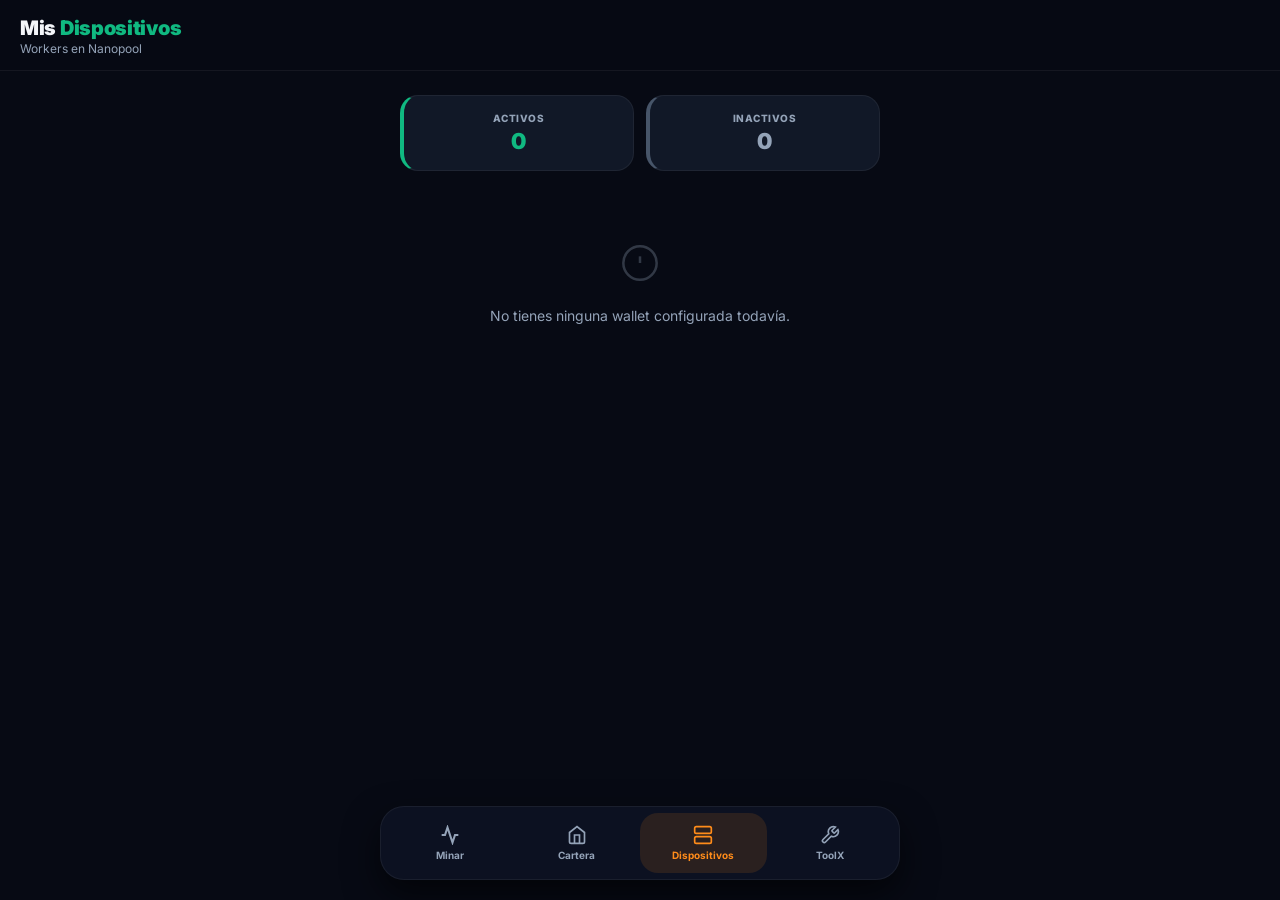
<file: devices/index.html>
<!DOCTYPE html>
<html lang="es">
<head>
    <meta charset="UTF-8">
    <meta name="viewport" content="width=device-width, initial-scale=1.0, maximum-scale=1.0, user-scalable=no">
    <title>Dispositivos – DevCenterX Crypto</title>
    <link rel="preconnect" href="https://fonts.googleapis.com">
    <link rel="preconnect" href="https://fonts.gstatic.com" crossorigin>
    <link href="https://fonts.googleapis.com/css2?family=Inter:wght@300;400;500;600;700;800;900&family=JetBrains+Mono:wght@400;700&display=swap" rel="stylesheet">
    <link rel="stylesheet" href="style.css">
</head>
<body>

<!-- ── HEADER ── -->
<div class="header">
    <div>
        <div class="header-title">Mis <span>Dispositivos</span></div>
        <div class="header-sub">Workers en Nanopool</div>
    </div>
</div>

<!-- ── CONTENT ── -->
<div class="content">

    <!-- Stats -->
    <div class="stats-row">
        <div class="stat-card active">
            <div class="stat-label">ACTIVOS</div>
            <div class="stat-value" id="activeCount">—</div>
        </div>
        <div class="stat-card inactive">
            <div class="stat-label">INACTIVOS</div>
            <div class="stat-value" id="inactiveCount">—</div>
        </div>
    </div>

    <!-- Devices list -->
    <div id="devicesList">
        <div class="state-msg">
            <svg viewBox="0 0 24 24" width="40" height="40" fill="none" stroke="currentColor" stroke-width="1.5"><circle cx="12" cy="12" r="10"/><polyline points="12 6 12 12 16 14"/></svg>
            <div>Cargando dispositivos…</div>
        </div>
    </div>

</div>

<!-- Toast -->
<div id="toast"></div>

<!-- ── DETAIL PANEL ── -->
<div class="detail-panel" id="detailPanel">

    <div class="detail-header">
        <button class="back-btn" onclick="closeDetail()">
            <svg viewBox="0 0 24 24" width="20" height="20" fill="none" stroke="currentColor" stroke-width="2.5"><line x1="19" y1="12" x2="5" y2="12"/><polyline points="12 19 5 12 12 5"/></svg>
        </button>
        <div class="detail-title" id="detailTitle">Consola del Dispositivo</div>
        <div style="width:40px;"></div>
    </div>

    <div class="detail-body">

        <!-- Status bar -->
        <div class="status-bar">
            <div style="display:flex; align-items:center; gap:10px;">
                <span class="status-dot" id="statusDot" style="background:var(--success); box-shadow:0 0 10px var(--success);"></span>
                <span id="statusText" style="font-size:13px; font-weight:700;">MINANDO ACTIVAMENTE</span>
            </div>
            <span id="statusUptime" style="font-family:'JetBrains Mono',monospace; font-size:11px; color:var(--dim);">UPTIME: 14h 32m 05s</span>
        </div>

        <!-- Tabs -->
        <div class="tabs">
            <button class="tab-btn active" data-tab="telemetry" onclick="switchTab('telemetry')">TELEMETRÍA</button>
            <button class="tab-btn" data-tab="hardware" onclick="switchTab('hardware')">HARDWARE</button>
            <button class="tab-btn" data-tab="logs" onclick="switchTab('logs')">LOGS</button>
        </div>

        <!-- TELEMETRY -->
        <div id="section-telemetry" style="display:flex; flex-direction:column; gap:14px;">
            <div class="metric-grid">
                <div class="metric-card">
                    <div class="metric-label">HASHRATE ACTUAL</div>
                    <div class="metric-value" id="metricHashrate" style="color:var(--cyan);">— H/s</div>
                </div>
                <div class="metric-card">
                    <div class="metric-label">PROMEDIO (6H)</div>
                    <div class="metric-value" id="metricAvgHashrate" style="color:#8b5cf6;">— H/s</div>
                </div>
            </div>

            <div class="panel-card">
                <div class="panel-card-title">DESEMPEÑO HISTÓRICO DE COMPUTACIÓN
                    <span style="float:right; color:var(--success); font-weight:700;">ESTABLE</span>
                </div>
                <div class="chart-wrap">
                    <svg viewBox="0 0 300 100" fill="none">
                        <path d="M 0,75 Q 50,30 100,60 T 200,40 T 300,30" stroke="#00D1FF" stroke-width="3" stroke-linecap="round"/>
                        <path d="M 0,75 Q 50,30 100,60 T 200,40 T 300,30 L 300,100 L 0,100 Z" fill="rgba(0,209,255,0.05)"/>
                        <circle cx="100" cy="60" r="4" fill="#00D1FF"/>
                        <circle cx="200" cy="40" r="4" fill="#00D1FF"/>
                        <circle cx="300" cy="30" r="4" fill="#00D1FF"/>
                    </svg>
                </div>
            </div>

            <div class="panel-card">
                <div class="panel-card-title">ESTADÍSTICAS DE TRABAJO (SHARES)</div>
                <div class="shares-grid">
                    <div class="share-item">
                        <div class="share-lbl">Aceptados</div>
                        <div class="share-val" id="sharesAcc" style="color:var(--success);">—</div>
                    </div>
                    <div class="share-item">
                        <div class="share-lbl">Rechazados</div>
                        <div class="share-val" id="sharesRej" style="color:var(--error);">—</div>
                    </div>
                    <div class="share-item">
                        <div class="share-lbl">Calificación</div>
                        <div class="share-val" id="sharesRating" style="color:var(--accent);">—</div>
                    </div>
                </div>
            </div>
        </div>

        <!-- HARDWARE -->
        <div id="section-hardware" style="display:none; flex-direction:column; gap:14px;">
            <div class="panel-card">
                <div class="hw-row"><span class="hw-key">Modelo de Procesador</span><span class="hw-val" id="hwCpu">—</span></div>
                <div class="hw-row"><span class="hw-key">Arquitectura del Núcleo</span><span class="hw-val" style="font-family:'JetBrains Mono',monospace; color:var(--text);">aarch64 (64-bit)</span></div>
                <div class="hw-row"><span class="hw-key">Asignación de Hilos</span><span class="hw-val" id="hwThreads" style="color:var(--accent);">—</span></div>
                <div class="hw-row"><span class="hw-key">Temperatura del Silicio</span><span class="hw-val" id="hwTemp" style="color:var(--error);">—</span></div>
                <div class="hw-row"><span class="hw-key">Memoria Caché L1/L2</span><span class="hw-val">4 MB L3 Cache</span></div>
                <div class="hw-row"><span class="hw-key">Dirección IP Local</span><span class="hw-val" id="hwIp" style="font-family:'JetBrains Mono',monospace;">—</span></div>
                <div class="hw-row"><span class="hw-key">Puerto / Algoritmo</span><span class="hw-val" style="font-family:'JetBrains Mono',monospace; color:var(--cyan);">RandomX (rx/0)</span></div>
            </div>
        </div>

        <!-- LOGS -->
        <div id="section-logs" style="display:none; flex-direction:column; gap:14px;">
            <div class="log-terminal" id="logTerminal"></div>
        </div>

        <!-- Actions -->
        <div class="action-row">
            <button class="action-btn danger" onclick="triggerAction('reboot')">REINICIAR SERVICIO</button>
            <button class="action-btn info"   onclick="triggerAction('ping')">PRUEBA DE PING</button>
        </div>

    </div>
</div>

<nav class="bottom-nav">
    <button class="nav-btn" onclick="window.location.href='../index.html'">
        <svg viewBox="0 0 24 24" width="20" height="20" fill="none" stroke="currentColor" stroke-width="2.5"><polyline points="22 12 18 12 15 21 9 3 6 12 2 12"></polyline></svg>
        <span>Minar</span>
    </button>
    <button class="nav-btn" onclick="window.location.href='../cartera/index.html'">
        <svg viewBox="0 0 24 24" width="20" height="20" fill="none" stroke="currentColor" stroke-width="2"><path d="M3 9l9-7 9 7v11a2 2 0 0 1-2 2H5a2 2 0 0 1-2-2z"/><polyline points="9 22 9 12 15 12 15 22"/></svg>
        <span>Cartera</span>
    </button>
    <button class="nav-btn active">
        <svg viewBox="0 0 24 24" width="20" height="20" fill="none" stroke="currentColor" stroke-width="2">
            <rect x="2" y="2" width="20" height="8" rx="2" ry="2"/>
            <rect x="2" y="14" width="20" height="8" rx="2" ry="2"/>
            <line x1="6" y1="6" x2="6.01" y2="6"/>
            <line x1="6" y1="18" x2="6.01" y2="18"/>
        </svg>
        <span>Dispositivos</span>
    </button>
    <button class="nav-btn" onclick="window.location.href='../toolx/index.html'">
        <svg viewBox="0 0 24 24" width="20" height="20" fill="none" stroke="currentColor" stroke-width="2"><path d="M14.7 6.3a1 1 0 0 0 0 1.4l1.6 1.6a1 1 0 0 0 1.4 0l3.77-3.77a6 6 0 0 1-7.94 7.94l-6.91 6.91a2.12 2.12 0 0 1-3-3l6.91-6.91a6 6 0 0 1 7.94-7.94l-3.76 3.76z"/></svg>
        <span>ToolX</span>
    </button>
</nav>

<script src="script.js"></script>
</body>
</html>
</file>
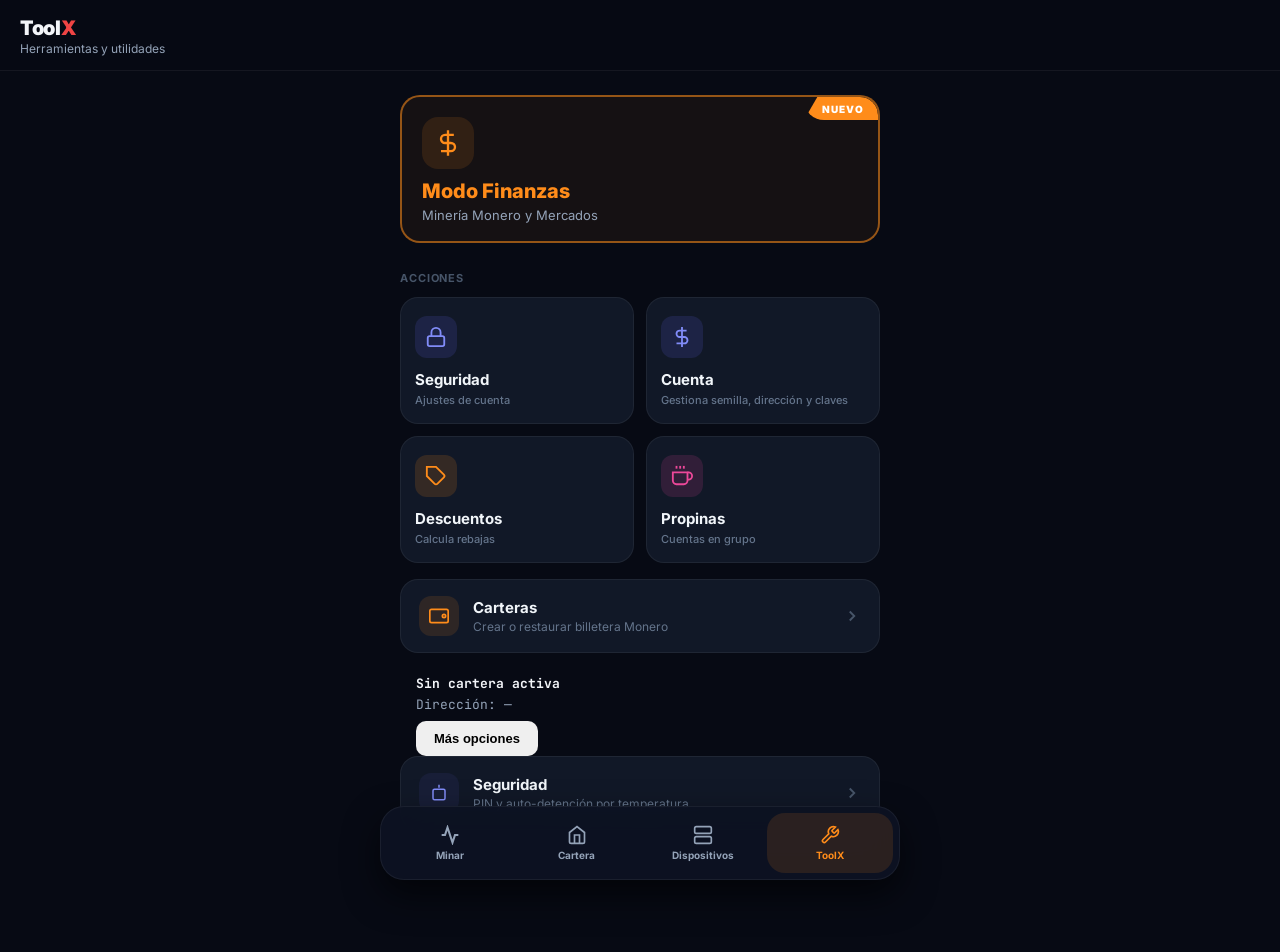
<file: toolx/index.html>
<!DOCTYPE html>
<html lang="es">
<head>
    <meta charset="UTF-8">
    <meta name="viewport" content="width=device-width, initial-scale=1.0, maximum-scale=1.0, user-scalable=no">
    <title>ToolX – DevCenterX Crypto</title>
    <link rel="preconnect" href="https://fonts.googleapis.com">
    <link rel="preconnect" href="https://fonts.gstatic.com" crossorigin>
    <link href="https://fonts.googleapis.com/css2?family=Inter:wght@300;400;500;600;700;800;900&family=JetBrains+Mono:wght@400;700&display=swap" rel="stylesheet">
    <link rel="stylesheet" href="style.css">
</head>
<body>

<!-- ── HEADER ── -->
<div class="header">
    <div>
        <div class="header-title">Tool<span>X</span></div>
        <div class="header-sub">Herramientas y utilidades</div>
    </div>
</div>

<!-- ── CONTENT ── -->
<div class="content">

    <!-- Featured: Modo Finanzas -->
    <div class="toolx-featured-card" onclick="window.location.href='../index.html'">
        <div class="toolx-nuevo-badge">NUEVO</div>
        <div class="toolx-featured-icon">
            <svg viewBox="0 0 24 24" width="28" height="28" fill="none" stroke="#FF8C1A" stroke-width="2"><line x1="12" y1="1" x2="12" y2="23"/><path d="M17 5H9.5a3.5 3.5 0 0 0 0 7h5a3.5 3.5 0 0 1 0 7H6"/></svg>
        </div>
        <div style="font-size: 20px; font-weight: 800; color: #FF8C1A; margin: 10px 0 4px;">Modo Finanzas</div>
        <div style="font-size: 13px; color: #94a3b8;">Minería Monero y Mercados</div>
    </div>

    <!-- Grid de acciones rápidas -->
    <div class="section-label">Acciones</div>
    <div class="toolx-grid">
        <div class="toolx-card" onclick="showToast('Seguridad disponible en la app principal')">
            <div class="toolx-card-icon" style="background: rgba(99,102,241,0.15);">
                <svg viewBox="0 0 24 24" width="22" height="22" fill="none" stroke="#818cf8" stroke-width="2"><rect x="3" y="11" width="18" height="11" rx="2" ry="2"/><path d="M7 11V7a5 5 0 0 1 10 0v4"/></svg>
            </div>
            <div class="toolx-card-title">Seguridad</div>
            <div class="toolx-card-sub">Ajustes de cuenta</div>
        </div>

            <div class="toolx-card" onclick="openAccount()">
            <div class="toolx-card-icon" style="background: rgba(99,102,241,0.15);">
                <svg viewBox="0 0 24 24" width="22" height="22" fill="none" stroke="#818cf8" stroke-width="2"><line x1="12" y1="1" x2="12" y2="23"/><path d="M17 5H9.5a3.5 3.5 0 0 0 0 7h5a3.5 3.5 0 0 1 0 7H6"/></svg>
            </div>
            <div class="toolx-card-title">Cuenta</div>
            <div class="toolx-card-sub">Gestiona semilla, dirección y claves</div>
        </div>

        <div class="toolx-card" onclick="showToast('Descuentos: próximamente')">
            <div class="toolx-card-icon" style="background: rgba(255,140,26,0.15);">
                <svg viewBox="0 0 24 24" width="22" height="22" fill="none" stroke="#FF8C1A" stroke-width="2"><path d="M20.59 13.41l-7.17 7.17a2 2 0 0 1-2.83 0L2 12V2h10l8.59 8.59a2 2 0 0 1 0 2.82z"/><line x1="7" y1="7" x2="7.01" y2="7"/></svg>
            </div>
            <div class="toolx-card-title">Descuentos</div>
            <div class="toolx-card-sub">Calcula rebajas</div>
        </div>

        <div class="toolx-card" onclick="showToast('Propinas: próximamente')">
            <div class="toolx-card-icon" style="background: rgba(236,72,153,0.15);">
                <svg viewBox="0 0 24 24" width="22" height="22" fill="none" stroke="#ec4899" stroke-width="2"><path d="M18 8h1a4 4 0 0 1 0 8h-1"/><path d="M2 8h16v9a4 4 0 0 1-4 4H6a4 4 0 0 1-4-4V8z"/><line x1="6" y1="1" x2="6" y2="4"/><line x1="10" y1="1" x2="10" y2="4"/><line x1="14" y1="1" x2="14" y2="4"/></svg>
            </div>
            <div class="toolx-card-title">Propinas</div>
            <div class="toolx-card-sub">Cuentas en grupo</div>
        </div>
    </div>

    <!-- Accesos directos -->
    <div class="toolx-settings-row" onclick="openCartera()">
        <div class="toolx-settings-icon" style="background: rgba(255,140,26,0.12);">
            <svg viewBox="0 0 24 24" width="20" height="20" fill="none" stroke="#FF8C1A" stroke-width="2"><path d="M21 4H3a2 2 0 0 0-2 2v12a2 2 0 0 0 2 2h18a2 2 0 0 0 2-2V6a2 2 0 0 0-2-2z"/><circle cx="18" cy="12" r="2"/></svg>
        </div>
        <div>
            <div style="font-size: 15px; font-weight: 700; color: #f1f5f9;">Carteras</div>
            <div style="font-size: 12px; color: #64748b; margin-top: 2px;">Crear o restaurar billetera Monero</div>
        </div>
        <svg style="margin-left: auto; color: #475569;" viewBox="0 0 24 24" width="18" height="18" fill="none" stroke="currentColor" stroke-width="2.5"><polyline points="9 18 15 12 9 6"/></svg>
    </div>

    <div id="active-wallet-info" style="padding:10px 16px 0 16px;font-family:JetBrains Mono,monospace;font-size:13px;color:var(--dim);">
        <div id="aw-name" style="font-weight:700;color:var(--text);"></div>
        <div id="aw-addr" style="margin-top:4px;color:#94a3b8;">Dirección: —</div>
        <div style="margin-top:8px;">
            <button class="btn-sm" onclick="openWalletOptions(event)">Más opciones</button>
        </div>
    </div>

        <div class="toolx-settings-row" onclick="openSecurity()">
            <div class="toolx-settings-icon" style="background: rgba(99,102,241,0.08);">
                <svg viewBox="0 0 24 24" width="18" height="18" fill="none" stroke="#818cf8" stroke-width="2"><path d="M12 1v4"/><rect x="4" y="7" width="16" height="14" rx="2"/></svg>
            </div>
            <div>
                <div style="font-size: 15px; font-weight: 700; color: #f1f5f9;">Seguridad</div>
                <div style="font-size: 12px; color: #64748b; margin-top: 2px;">PIN y auto-detención por temperatura</div>
            </div>
            <svg style="margin-left: auto; color: #475569;" viewBox="0 0 24 24" width="18" height="18" fill="none" stroke="currentColor" stroke-width="2.5"><polyline points="9 18 15 12 9 6"/></svg>
        </div>

    

    <!-- (Semilla removido por petición) -->

</div>

<!-- Toast -->
<div id="toast"></div>

<!-- Panel Calculadora -->
<div class="panel-overlay" id="panel-calc">
    <div class="panel">
        <div class="panel-handle"></div>
        <div class="panel-title">Calculadora XMR</div>
        <div class="panel-sub" id="calc-rate">Obteniendo precio en vivo…</div>

        <div class="field">
            <label>XMR</label>
            <input type="number" id="calc-xmr" placeholder="0.000000" step="0.000001" oninput="calcConvert()">
        </div>
        <div class="field">
            <label>USD $</label>
            <input type="number" id="calc-usd" placeholder="0.00" oninput="calcFromUSD()">
        </div>
        <div class="field">
            <label>MXN $</label>
            <input type="number" id="calc-mxn" placeholder="0.00" oninput="calcFromMXN()">
        </div>

        <button class="btn btn-ghost" onclick="closePanel('panel-calc')">Cerrar</button>
    </div>
</div>

<!-- Panel QR -->
<div class="panel-overlay" id="panel-qr">
    <div class="panel">
        <div class="panel-handle"></div>
        <div class="panel-title">Código QR</div>
        <div class="panel-sub">Genera un código QR para cualquier dirección o texto.</div>
        <div class="field">
            <label>Texto o dirección</label>
            <input type="text" id="qr-input" placeholder="4AbC...  o cualquier texto" oninput="renderQR()">
        </div>
        <canvas id="qr-canvas" width="220" height="220"></canvas>
        <br><br>
        <button class="btn btn-primary" onclick="downloadQR()">Descargar QR</button>
        <button class="btn btn-ghost" onclick="closePanel('panel-qr')">Cerrar</button>
    </div>
</div>

<!-- Panel Verificar Dirección -->
<div class="panel-overlay" id="panel-addr">
    <div class="panel">
        <div class="panel-handle"></div>
        <div class="panel-title">Verificar Dirección</div>
        <div class="panel-sub">Detecta si una dirección es válida y qué tipo de criptomoneda es.</div>

        <div class="field">
            <label>Dirección</label>
            <input type="text" id="addr-input" placeholder="4...  /  1...  /  0x...">
        </div>
        <button class="btn btn-primary" onclick="checkAddress()" style="margin-bottom:16px;">Verificar</button>
        <div class="result-box" id="addr-result" style="min-height:60px;color:var(--dim);font-family:'Inter',sans-serif;font-size:13px;">
            El resultado aparecerá aquí…
        </div>
        <button class="btn btn-ghost" style="margin-top:14px;" onclick="closePanel('panel-addr')">Cerrar</button>
    </div>
</div>

<!-- Panel Hash -->
<div class="panel-overlay" id="panel-hash">
    <div class="panel">
        <div class="panel-handle"></div>
        <div class="panel-title">Generador de Hash</div>
        <div class="panel-sub">Genera hashes criptográficos de cualquier texto.</div>

        <div class="field">
            <label>Texto de entrada</label>
            <textarea id="hash-input" placeholder="Escribe o pega el texto a hashear…"></textarea>
        </div>
        <button class="btn btn-primary" onclick="generateHash()" style="margin-bottom:16px;">Generar Hashes</button>

        <div class="hash-chips" id="hash-results"></div>

        <div id="hash-copy-btns" style="display:none;gap:8px;flex-wrap:wrap;margin-top:14px;">
            <button class="btn-sm btn-sm-accent" onclick="copyText(document.getElementById('h-256')?.textContent,'SHA-256')">Copiar SHA-256</button>
            <button class="btn-sm btn-sm-accent" onclick="copyText(document.getElementById('h-512')?.textContent,'SHA-512')">Copiar SHA-512</button>
        </div>

        <button class="btn btn-ghost" style="margin-top:14px;" onclick="closePanel('panel-hash')">Cerrar</button>
    </div>
</div>

<!-- Panel Conversor Base -->
<div class="panel-overlay" id="panel-base">
    <div class="panel">
        <div class="panel-handle"></div>
        <div class="panel-title">Conversor de Base</div>
        <div class="panel-sub">Convierte números entre decimal, hexadecimal, binario y octal.</div>

        <div style="margin-bottom:16px;">
            <div style="font-size:11px;color:var(--accent);font-weight:700;text-transform:uppercase;letter-spacing:.06em;margin-bottom:10px;">Base de entrada</div>
            <div class="tag-row">
                <div class="tag active" data-base="dec">Decimal</div>
                <div class="tag" data-base="hex">Hexadecimal</div>
                <div class="tag" data-base="bin">Binario</div>
                <div class="tag" data-base="oct">Octal</div>
            </div>
        </div>

        <div class="field">
            <label>Valor</label>
            <input type="text" id="base-input" placeholder="Ingresa el número…" oninput="convertBase()">
        </div>

        <div class="hash-chips" id="base-results"></div>

        <button class="btn btn-ghost" style="margin-top:18px;" onclick="closePanel('panel-base')">Cerrar</button>
    </div>
</div>

<!-- Panel Contador Semilla -->
<!-- panel-seed removed -->

<!-- Panel Cuenta -->
<div class="panel-overlay" id="panel-account">
    <div class="panel">
        <div class="panel-handle"></div>
        <div class="panel-title">Cuenta</div>
        <div class="panel-sub">Gestiona tu semilla, dirección pública y claves privadas.</div>

        <div class="field">
            <label>Frase semilla</label>
            <textarea id="account-seed" placeholder="Pega o genera tu frase semilla…" rows="4"></textarea>
            <div style="display:flex;gap:8px;margin-top:8px;">
                <button class="btn-sm" onclick="toggleReveal('account-seed')">Mostrar / Ocultar</button>
                <button class="btn-sm" onclick="copyText(document.getElementById('account-seed').value,'Semilla')">Copiar Semilla</button>
            </div>
        </div>

        <div class="field">
            <label>DIRECCIÓN PÚBLICA (Wallet Address)</label>
            <input type="text" id="account-address" placeholder="Dirección pública" readonly>
            <div style="display:flex;gap:8px;margin-top:8px;">
                <button class="btn-sm" onclick="copyText(document.getElementById('account-address').value,'Dirección')">Copiar Dirección</button>
            </div>
        </div>

        <div class="field">
            <label>CLAVE DE GASTO (Private Spend Key)</label>
            <input type="text" id="account-spend" placeholder="Clave de gasto" readonly>
            <div style="display:flex;gap:8px;margin-top:8px;">
                <button class="btn-sm" onclick="toggleReveal('account-spend')">Mostrar / Ocultar</button>
                <button class="btn-sm" onclick="copyText(document.getElementById('account-spend').value,'Clave de gasto')">Copiar Clave de Gasto</button>
            </div>
        </div>

        <div class="field">
            <label>CLAVE DE VISTA (Private View Key)</label>
            <input type="text" id="account-view" placeholder="Clave de vista" readonly>
            <div style="display:flex;gap:8px;margin-top:8px;">
                <button class="btn-sm" onclick="toggleReveal('account-view')">Mostrar / Ocultar</button>
                <button class="btn-sm" onclick="copyText(document.getElementById('account-view').value,'Clave de vista')">Copiar Clave de Vista</button>
            </div>
        </div>

        <div style="display:flex;gap:8px;margin-top:14px;">
            <button class="btn btn-primary" onclick="saveAccount()">Guardar (local)</button>
            <button class="btn btn-sm" onclick="closeSession()">Cerrar sesión</button>
            <button class="btn btn-ghost" onclick="closePanel('panel-account')">Cerrar</button>
        </div>
    </div>
</div>

<!-- Panel Seguridad -->
<div class="panel-overlay" id="panel-security">
    <div class="panel">
        <div class="panel-handle"></div>
        <div class="panel-title">Seguridad</div>
        <div class="panel-sub">Ajustes de acceso y auto-detención de minería por temperatura.</div>

        <div class="field">
            <label>PIN de acceso (4-8 dígitos)</label>
            <input type="password" id="security-pin" placeholder="Ingresa PIN"> 
        </div>

        <div class="field">
            <label>Auto-detención si temperatura ≥ <span id="temp-val">40</span> °C</label>
            <input type="range" id="security-temp" min="10" max="60" value="40" oninput="document.getElementById('temp-val').textContent=this.value">
        </div>

        <div class="field">
            <label>Enlace de destino para Cartera</label>
            <input type="text" id="cartera-target" placeholder="../cartera/index.html">
            <div style="display:flex;gap:8px;margin-top:8px;">
                <button class="btn-sm" onclick="copyText(document.getElementById('cartera-target').value,'Enlace Cartera')">Copiar enlace</button>
            </div>
        </div>

        <div style="display:flex;gap:8px;margin-top:14px;">
            <button class="btn btn-primary" onclick="saveSecurity()">Guardar</button>
            <button class="btn btn-ghost" onclick="closePanel('panel-security')">Cerrar</button>
        </div>
    </div>
</div>

<nav class="bottom-nav">
    <button class="nav-btn" onclick="window.location.href='../index.html'">
        <svg viewBox="0 0 24 24" width="20" height="20" fill="none" stroke="currentColor" stroke-width="2.5"><polyline points="22 12 18 12 15 21 9 3 6 12 2 12"></polyline></svg>
        <span>Minar</span>
    </button>
    <button class="nav-btn" onclick="window.location.href='../cartera/index.html'">
        <svg viewBox="0 0 24 24" width="20" height="20" fill="none" stroke="currentColor" stroke-width="2"><path d="M3 9l9-7 9 7v11a2 2 0 0 1-2 2H5a2 2 0 0 1-2-2z"/><polyline points="9 22 9 12 15 12 15 22"/></svg>
        <span>Cartera</span>
    </button>
    <button class="nav-btn" onclick="window.location.href='../devices/index.html'">
        <svg viewBox="0 0 24 24" width="20" height="20" fill="none" stroke="currentColor" stroke-width="2">
            <rect x="2" y="2" width="20" height="8" rx="2" ry="2"/>
            <rect x="2" y="14" width="20" height="8" rx="2" ry="2"/>
            <line x1="6" y1="6" x2="6.01" y2="6"/>
            <line x1="6" y1="18" x2="6.01" y2="18"/>
        </svg>
        <span>Dispositivos</span>
    </button>
    <button class="nav-btn active">
        <svg viewBox="0 0 24 24" width="20" height="20" fill="none" stroke="currentColor" stroke-width="2"><path d="M14.7 6.3a1 1 0 0 0 0 1.4l1.6 1.6a1 1 0 0 0 1.4 0l3.77-3.77a6 6 0 0 1-7.94 7.94l-6.91 6.91a2.12 2.12 0 0 1-3-3l6.91-6.91a6 6 0 0 1 7.94-7.94l-3.76 3.76z"/></svg>
        <span>ToolX</span>
    </button>
</nav>

<script src="script.js"></script>
</body>
</html>
</file>
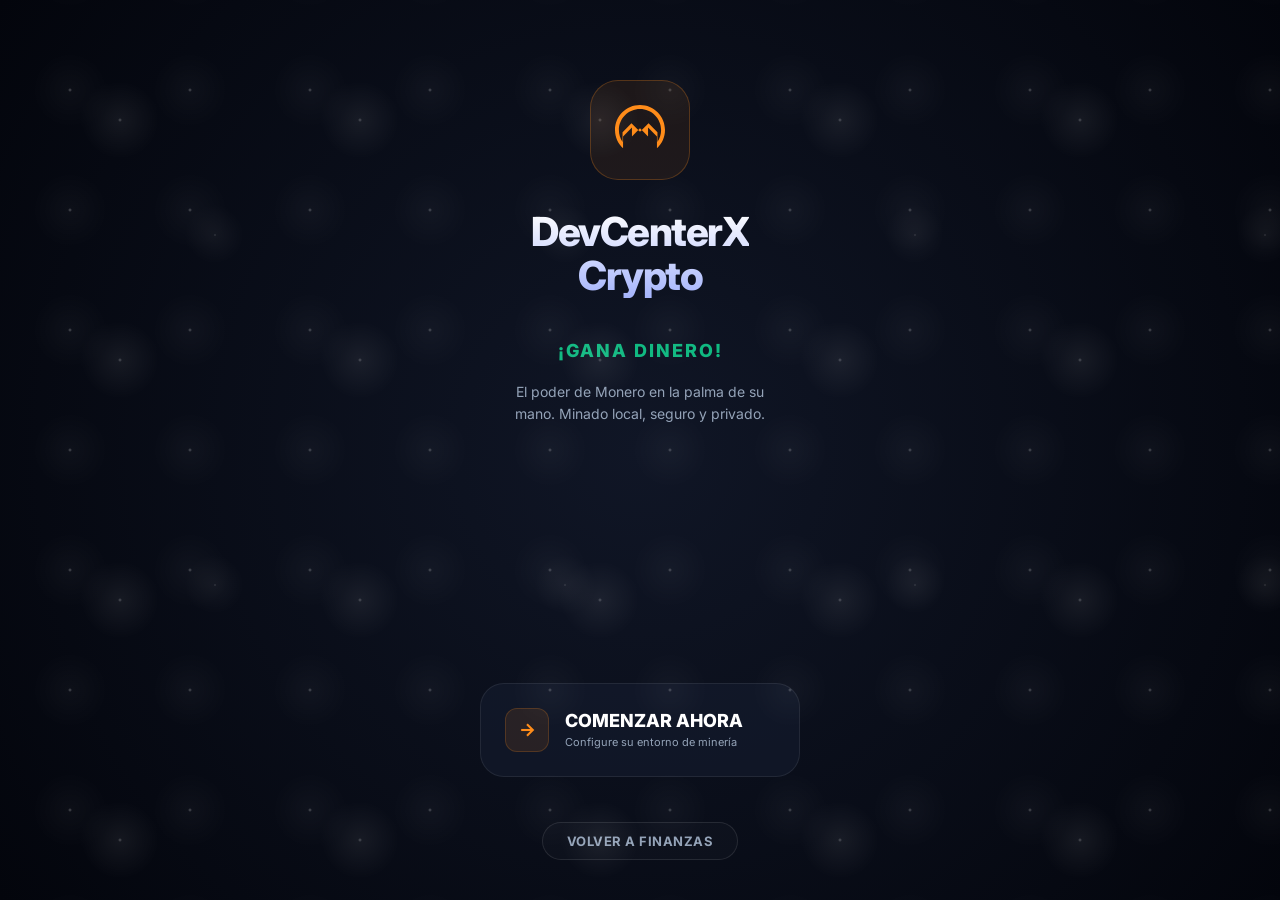
<file: xd.html>
<!DOCTYPE html>
<html lang="es">
<head>
  <meta charset="UTF-8">
  <meta name="viewport" content="width=device-width, initial-scale=1.0, maximum-scale=1.0, user-scalable=no">
  <title>DevCenterX Crypto - Monero Wallet & Monitor</title>
  
  <!-- Tipografía Inter Premium y JetBrains Mono -->
  <link rel="preconnect" href="https://fonts.googleapis.com">
  <link rel="preconnect" href="https://fonts.gstatic.com" crossorigin>
  <link href="https://fonts.googleapis.com/css2?family=Inter:wght@300;400;500;600;700;800&family=JetBrains+Mono:wght@400;700&display=swap" rel="stylesheet">

  <style>
    :root {
      --bg: #0d1222;
      --bg-2: #070a14;
      --card-red-1: #e01c1c; /* Cherry red matching image_4d66e2.jpg */
      --card-red-2: #7a0000; /* Dark crimson deep cherry */
      --blue-circle: #131b31;
      --blue-circle-border: #222d4a;
      --text-main: #f3f5f9;
      --text-dim: #94a3b8;
      --text-faint: rgba(148, 163, 184, 0.2);
      --accent: #ff8c1a;
      --accent-grad: linear-gradient(135deg, #ff8c1a, #e65c00);
      --success: #10b981;
      --error: #ef4444;
      --sidebar-width: 280px;
      --spring-transition: all 0.5s cubic-bezier(0.34, 1.56, 0.64, 1);
      --smooth-transition: all 0.3s cubic-bezier(0.25, 1, 0.5, 1);
    }

    * { 
      box-sizing: border-box; 
      -webkit-tap-highlight-color: transparent; 
      font-family: 'Inter', sans-serif;
    }

    html, body {
      width: 100vw;
      height: 100vh;
      margin: 0;
      padding: 0;
      overflow: hidden;
      position: fixed;
      -webkit-text-size-adjust: 100%;
    }

    body {
      background-color: var(--bg-2);
      color: var(--text-main);
      touch-action: pan-y;
    }

    @keyframes pulse-radar {
      0% { transform: scale(1); opacity: 0.8; box-shadow: 0 0 0 0 rgba(0, 209, 255, 0.4); }
      70% { transform: scale(1.1); opacity: 0; box-shadow: 0 0 0 30px rgba(0, 209, 255, 0); }
      100% { transform: scale(1); opacity: 0; }
    }

    @keyframes pulse-orange-glow {
      0%, 100% { box-shadow: 0 0 20px rgba(255, 140, 26, 0.4); transform: scale(1); }
      50% { box-shadow: 0 0 45px rgba(255, 140, 26, 0.8); transform: scale(1.03); }
    }

    @keyframes float-gentle {
      0%, 100% { transform: translateY(0px); }
      50% { transform: translateY(-8px); }
    }

    .radar-active::after {
      content: '';
      position: absolute;
      inset: -5px;
      border-radius: 50%;
      border: 4px solid #00D1FF;
      animation: pulse-radar 2s infinite;
      z-index: 1;
    }

    .app-container {
      display: flex;
      flex-direction: column;
      height: 100%;
      width: 100%;
      background: radial-gradient(circle at top right, #111827 0%, #030712 100%);
    }

    .main-content {
      flex: 1;
      padding: 24px 20px 100px 20px;
      width: 100%;
      max-width: 100%;
      margin: 0 !important;
      overflow-y: auto;
      -webkit-overflow-scrolling: touch;
    }

    .mobile-header {
      display: flex;
      justify-content: space-between;
      align-items: center;
      padding: 12px 20px;
      background-color: rgba(7, 10, 20, 0.95);
      backdrop-filter: blur(15px);
      -webkit-backdrop-filter: blur(15px);
      border-bottom: 1px solid var(--blue-circle-border);
      position: sticky;
      top: 0;
      z-index: 90;
    }

    .header-brand-container {
      display: flex;
      flex-direction: column;
      gap: 2px;
    }

    .header-title-text {
      font-size: 14px;
      font-weight: 800;
      background: linear-gradient(135deg, #ffffff, #94a3b8);
      -webkit-background-clip: text;
      -webkit-text-fill-color: transparent;
      letter-spacing: -0.2px;
    }

    .account-switcher-badge {
      display: flex;
      align-items: center;
      gap: 6px;
      background: rgba(255, 255, 255, 0.05);
      border: 1px solid rgba(255, 255, 255, 0.1);
      padding: 4px 10px;
      border-radius: 20px;
      cursor: pointer;
      font-size: 11px;
      font-weight: 600;
      color: var(--accent);
      width: fit-content;
      transition: var(--smooth-transition);
    }

    .account-switcher-badge:active {
      background: rgba(255, 255, 255, 0.15);
      transform: scale(0.95);
    }

    .global-stats {
      display: none;
      gap: 12px;
      background: rgba(255,255,255,0.05);
      padding: 6px 12px;
      border-radius: 30px;
      border: 1px solid var(--blue-circle-border);
    }

    .stat-item {
      font-family: 'JetBrains Mono', monospace;
      font-size: 10px;
      font-weight: 700;
      display: flex;
      align-items: center;
      gap: 4px;
    }

    #webTerminal {
      background: #000;
      border: 1px solid var(--blue-circle-border);
      border-radius: 16px;
      padding: 15px;
      height: 180px;
      overflow-y: auto;
      font-family: 'JetBrains Mono', monospace;
      font-size: 9px;
      line-height: 1.4;
      color: #00ff41;
      display: none;
      box-shadow: inset 0 0 20px rgba(0,255,65,0.05);
    }

    #webTerminal div { margin-bottom: 2px; }
    #webTerminal .info { color: #fff; }
    #webTerminal .success { color: #00D1FF; }
    #webTerminal .error { color: #ff5e3a; }

    /* Immersive Page Transitions */
    .screen {
      display: none;
      animation: fadeInUp 0.4s cubic-bezier(0.16, 1, 0.3, 1) both;
    }

    .screen.active {
      display: block;
    }

    @keyframes fadeInUp {
      from { opacity: 0; transform: translateY(16px); }
      to { opacity: 1; transform: translateY(0); }
    }

    .dashboard-grid {
      display: grid;
      grid-template-columns: 1fr;
      gap: 32px;
    }

    .gear-btn {
      width: 44px;
      height: 44px;
      border-radius: 50%;
      background: var(--blue-circle);
      border: 1px solid var(--blue-circle-border);
      color: #94a3b8;
      display: flex;
      align-items: center;
      justify-content: center;
      cursor: pointer;
      transition: var(--smooth-transition);
    }
    .gear-btn:active {
      background: var(--blue-circle-border);
      color: #fff;
      transform: scale(0.9);
    }

    .username { font-size: 30px; font-weight: 800; letter-spacing: -1px; }
    .subtitle-header { font-size: 13px; color: var(--text-dim); }

    .balance-card {
      position: relative;
      padding: 30px 28px;
      border-radius: 28px;
      overflow: hidden;
      background: linear-gradient(145deg, var(--card-red-1) 0%, var(--card-red-2) 100%);
      box-shadow: 0 15px 35px rgba(180, 20, 20, 0.45);
      border: 1px solid rgba(255, 255, 255, 0.2);
      transition: var(--spring-transition);
    }

    .balance-card:active {
      transform: scale(0.98);
    }

    /* Glossy reflection exact match */
    .balance-card::before {
      content: '';
      position: absolute;
      top: 35%;
      left: -25%;
      width: 150%;
      height: 100%;
      background: linear-gradient(to bottom, rgba(255, 255, 255, 0.15) 0%, rgba(255, 255, 255, 0) 100%);
      transform: rotate(-14deg);
      pointer-events: none;
    }

    .card-label { 
      font-size: 15px; 
      font-weight: 500; 
      color: rgba(255, 255, 255, 0.9); 
      margin-bottom: 8px;
      letter-spacing: -0.1px;
    }

    .card-amount { 
      margin-top: 4px; 
      line-height: 1.1;
    }

    .card-amount #xmrBalance { 
      font-size: 46px; 
      font-weight: 700; 
      color: #ffffff; 
      letter-spacing: -1px;
    }

    .card-amount .xmr-suffix {
      font-size: 34px;
      font-weight: 400;
      color: rgba(255, 255, 255, 0.7);
      margin-left: 8px;
    }

    .card-fiat { 
      margin-top: 20px; 
      display: flex;
      flex-direction: column;
      gap: 3px;
    }

    .fiat-row {
      font-size: 18px;
      font-weight: 500;
      color: rgba(255, 255, 255, 0.95);
      letter-spacing: -0.2px;
    }

    /* Custom pill-style dark translucent calculator button */
    .btn-calcular {
      display: inline-flex;
      align-items: center;
      background: rgba(0, 0, 0, 0.4);
      backdrop-filter: blur(8px);
      color: #ffffff;
      font-size: 14px;
      font-weight: 600;
      padding: 10px 24px;
      border-radius: 25px;
      border: 1px solid rgba(255, 255, 255, 0.1);
      cursor: pointer;
      margin-top: 24px;
      transition: var(--smooth-transition);
      z-index: 10;
      position: relative;
    }

    .btn-calcular:active {
      background: rgba(0, 0, 0, 0.6);
      transform: scale(0.95);
    }

    .btn-calcular span {
      margin-right: 6px;
    }

    .pill-btn { 
      flex: 1; 
      border-radius: 20px; 
      padding: 16px; 
      cursor: pointer; 
      border: 1px solid var(--blue-circle-border); 
      background: var(--blue-circle); 
      transition: var(--smooth-transition);
    }
    .pill-btn:active {
      transform: scale(0.95);
      background: var(--blue-circle-border);
    }

    .dashboard-panel { 
      background: var(--blue-circle); 
      border: 1px solid var(--blue-circle-border); 
      border-radius: 24px; 
      padding: 24px; 
      box-shadow: 0 10px 25px rgba(0, 0, 0, 0.25);
    }

    .bottom-nav {
      position: fixed;
      bottom: 20px;
      left: 50%;
      transform: translateX(-50%);
      width: calc(100% - 32px);
      max-width: 520px;
      background: rgba(13, 18, 34, 0.95);
      backdrop-filter: blur(20px);
      -webkit-backdrop-filter: blur(20px);
      border: 1px solid var(--blue-circle-border);
      border-radius: 24px;
      display: flex;
      padding: 6px;
      z-index: 100;
      box-shadow: 0 15px 35px rgba(0,0,0,0.6);
    }

    .nav-btn { 
      flex: 1; 
      background: none; 
      border: none; 
      color: var(--text-dim); 
      padding: 12px 6px; 
      border-radius: 18px; 
      font-weight: 700; 
      cursor: pointer; 
      display: flex;
      flex-direction: column;
      align-items: center;
      gap: 4px;
      transition: var(--smooth-transition);
    }
    .nav-btn.active { 
      background: rgba(255, 140, 26, 0.12); 
      color: var(--accent); 
    }
    .nav-btn span {
      font-size: 10px;
    }

    .address-input { 
      width: 100%; 
      background: var(--blue-circle); 
      border: 1.5px solid var(--blue-circle-border); 
      border-radius: 18px; 
      padding: 18px; 
      color: #fff; 
      outline: none; 
      font-family: 'JetBrains Mono', monospace;
    }
    .continue-btn { 
      background: var(--accent-grad); 
      color: #fff; 
      border: none; 
      border-radius: 20px; 
      padding: 18px; 
      font-weight: 800; 
      width: 100%; 
      cursor: pointer; 
      margin-top: 20px; 
      transition: var(--spring-transition);
      box-shadow: 0 8px 20px rgba(255, 140, 26, 0.3);
    }
    .continue-btn:active {
      transform: scale(0.96);
    }

    .modal-overlay {
      position: fixed;
      inset: 0;
      background: rgba(0,0,0,0.85);
      display: none;
      align-items: flex-end;
      justify-content: center;
      z-index: 200;
      backdrop-filter: blur(8px);
    }
    .modal-overlay.open { display: flex; }

    .settings-sheet {
      width: 100%;
      background: #0d1425;
      border-radius: 32px 32px 0 0;
      padding: 20px 0 40px;
      max-height: 92vh;
      overflow-y: auto;
      animation: slideUp 0.4s cubic-bezier(0.16, 1, 0.3, 1) both;
    }

    @keyframes slideUp {
      from { transform: translateY(100%); }
      to { transform: translateY(0); }
    }

    /* Immersive full-screen overlay */
    .full-screen-panel {
      position: fixed;
      inset: 0;
      background: #070a14;
      z-index: 400;
      display: none;
      flex-direction: column;
      overflow-y: auto;
      -webkit-overflow-scrolling: touch;
      animation: slideInRight 0.4s cubic-bezier(0.16, 1, 0.3, 1) both;
    }
    .full-screen-panel.open {
      display: flex;
    }

    @keyframes slideInRight {
      from { transform: translate3d(100%, 0, 0); }
      to { transform: translate3d(0, 0, 0); }
    }

    .panel-header {
      display: flex;
      align-items: center;
      padding: 18px 20px;
      background-color: #0d1425;
      border-bottom: 1px solid var(--blue-circle-border);
      position: sticky;
      top: 0;
      z-index: 10;
    }

    .panel-content {
      flex: 1;
      padding: 24px 20px 40px;
      display: flex;
      flex-direction: column;
      gap: 20px;
    }

    .settings-header {
      display: flex;
      align-items: center;
      padding: 0 24px 20px;
    }

    .settings-header h2 { flex: 1; text-align: center; margin: 0; font-size: 18px; font-weight: 700; color: #fff; }

    .close-circle {
      width: 36px;
      height: 36px;
      border-radius: 50%;
      background: rgba(255,255,255,0.05);
      display: flex;
      align-items: center;
      justify-content: center;
      cursor: pointer;
    }

    .settings-section-title {
      font-size: 14px;
      font-weight: 600;
      color: #94a3b8;
      padding: 12px 24px 12px;
      display: flex;
      align-items: center;
      gap: 10px;
    }

    .settings-group {
      background: #161f32;
      border-radius: 20px;
      margin: 0 16px 20px;
      overflow: hidden;
      border: 1px solid rgba(255,255,255,0.03);
    }

    .settings-row {
      display: flex;
      align-items: center;
      gap: 16px;
      padding: 16px 20px;
      border-bottom: 1px solid rgba(255,255,255,0.05);
      cursor: pointer;
      transition: var(--smooth-transition);
    }

    .settings-row:last-child { border-bottom: none; }
    .settings-row:active { background: rgba(255,255,255,0.05); }

    .row-icon {
      width: 36px;
      height: 36px;
      border-radius: 10px;
      display: flex;
      align-items: center;
      justify-content: center;
      color: #fff;
    }

    .row-label { flex: 1; font-size: 15px; font-weight: 500; color: #f3f5f9; }
    .row-chevron { color: #475569; }

    .temp-slider-box {
        padding: 0 20px 16px;
        background: #161f32;
    }
    .slider-header { display: flex; justify-content: space-between; font-size: 12px; color: var(--accent); font-weight: 800; margin-bottom: 10px; }
    .custom-slider {
        width: 100%;
        height: 6px;
        background: #0d1425;
        border-radius: 5px;
        outline: none;
        -webkit-appearance: none;
    }
    .custom-slider::-webkit-slider-thumb {
        -webkit-appearance: none;
        width: 22px;
        height: 22px;
        background: var(--accent);
        border: 4px solid #161f32;
        border-radius: 50%;
        cursor: pointer;
        box-shadow: 0 0 10px rgba(255,140,26,0.3);
    }

    .sync-toast { position: fixed; top: 24px; left: 50%; transform: translate3d(-50%, -20px, 0); background: #131b31; color: #fff; padding: 12px 24px; border-radius: 30px; opacity: 0; transition: all 0.4s cubic-bezier(0.175, 0.885, 0.32, 1.275); z-index: 1000; box-shadow: 0 10px 25px rgba(0,0,0,0.5); }
    .sync-toast.show { opacity: 1; transform: translate3d(-50%, 0, 0); }

    .calculator-input-group {
      display: flex;
      flex-direction: column;
      gap: 6px;
      margin-bottom: 16px;
    }
    .calculator-input-group label {
      font-size: 12px;
      color: var(--text-dim);
      font-weight: 600;
    }
    .calculator-field-wrapper {
      position: relative;
      display: flex;
      align-items: center;
    }
    .calculator-field-wrapper span {
      position: absolute;
      right: 16px;
      font-weight: 700;
      color: var(--accent);
      font-size: 14px;
    }
    .calculator-input {
      width: 100%;
      background: #161f32;
      border: 1.5px solid var(--blue-circle-border);
      border-radius: 14px;
      padding: 14px 50px 14px 16px;
      color: #fff;
      font-family: 'JetBrains Mono', monospace;
      outline: none;
      font-size: 16px;
    }
    .calculator-input:focus {
      border-color: var(--accent);
    }

    .detail-card-metric {
      background: rgba(255, 255, 255, 0.03);
      border: 1px solid rgba(255, 255, 255, 0.05);
      border-radius: 16px;
      padding: 14px 16px;
      display: flex;
      flex-direction: column;
      align-items: center;
      justify-content: center;
    }

    .detail-tab {
      flex: 1;
      padding: 12px;
      border-radius: 30px;
      font-size: 11px;
      font-weight: 700;
      cursor: pointer;
      border: 1px solid transparent;
      color: var(--text-dim);
      background: rgba(255, 255, 255, 0.02);
      text-align: center;
      transition: var(--smooth-transition);
    }
    .detail-tab.active {
      background: rgba(255, 140, 26, 0.15);
      color: var(--accent);
      border-color: rgba(255, 140, 26, 0.3);
    }

    .onboarding-screen {
      position: fixed;
      inset: 0;
      background: radial-gradient(circle at center, #101626 0%, #03050c 100%);
      z-index: 500;
      display: flex;
      flex-direction: column;
      align-items: center;
      justify-content: space-between;
      padding: 40px 24px;
      overflow-y: auto;
      text-align: center;
    }

    .starry-background {
      position: absolute;
      inset: 0;
      background-image: 
        radial-gradient(white, rgba(255,255,255,.2) 2px, transparent 40px),
        radial-gradient(white, rgba(255,255,255,.15) 1px, transparent 30px),
        radial-gradient(white, rgba(255,255,255,.1) 2px, transparent 40px);
      background-size: 240px 240px, 350px 350px, 120px 120px;
      background-position: 0 0, 40px 60px, 130px 270px;
      opacity: 0.3;
      pointer-events: none;
    }

    .onboarding-logo-box {
      width: 100px;
      height: 100px;
      border-radius: 28px;
      background: rgba(255, 140, 26, 0.08);
      border: 1px solid rgba(255, 140, 26, 0.25);
      display: flex;
      align-items: center;
      justify-content: center;
      margin-top: 40px;
      position: relative;
      animation: pulse-orange-glow 3s infinite ease-in-out;
    }

    .onboarding-brand-title {
      font-size: 40px;
      font-weight: 800;
      color: #fff;
      line-height: 1.1;
      letter-spacing: -1.5px;
      margin-top: 30px;
      background: linear-gradient(180deg, #ffffff 0%, #a5b4fc 100%);
      -webkit-background-clip: text;
      -webkit-text-fill-color: transparent;
    }

    .onboarding-subtitle {
      font-size: 18px;
      font-weight: 800;
      color: #10b981;
      letter-spacing: 2px;
      margin-top: 15px;
      text-transform: uppercase;
    }

    .onboarding-description {
      font-size: 14px;
      font-weight: 400;
      color: var(--text-dim);
      line-height: 1.6;
      max-width: 280px;
      margin-top: 20px;
    }

    .onboarding-card-action {
      background: rgba(22, 31, 50, 0.5);
      border: 1px solid rgba(255, 255, 255, 0.08);
      border-radius: 24px;
      width: 100%;
      max-width: 320px;
      padding: 24px;
      display: flex;
      align-items: center;
      gap: 16px;
      cursor: pointer;
      text-align: left;
      transition: var(--spring-transition);
    }

    .onboarding-card-action:active {
      background: rgba(22, 31, 50, 0.85);
      border-color: rgba(255, 140, 26, 0.4);
      transform: scale(0.97);
    }

    .onboarding-arrow-circle {
      width: 44px;
      height: 44px;
      border-radius: 12px;
      background: rgba(255, 140, 26, 0.1);
      border: 1px solid rgba(255, 140, 26, 0.2);
      display: flex;
      align-items: center;
      justify-content: center;
      color: var(--accent);
      flex-shrink: 0;
    }

    .onboarding-card-title {
      font-size: 18px;
      font-weight: 800;
      color: #fff;
      line-height: 1.1;
    }

    .onboarding-card-sub {
      font-size: 11px;
      color: var(--text-dim);
      margin-top: 4px;
      line-height: 1.3;
    }

    .onboarding-footer-link {
      font-size: 13px;
      font-weight: 700;
      color: var(--text-dim);
      border: 1px solid rgba(255,255,255,0.1);
      padding: 10px 24px;
      border-radius: 30px;
      cursor: pointer;
      margin-top: 30px;
      letter-spacing: 0.5px;
      background: rgba(255,255,255,0.02);
      transition: var(--smooth-transition);
    }

    .onboarding-footer-link:active {
      background: rgba(255,255,255,0.08);
      transform: scale(0.95);
    }

    .setup-screen {
      position: fixed;
      inset: 0;
      background: #070a14;
      z-index: 510;
      display: none;
      flex-direction: column;
      padding: 30px 24px;
      overflow: hidden;
    }

    .setup-header {
      display: flex;
      align-items: center;
      margin-bottom: 24px;
    }

    .setup-title {
      font-size: 24px;
      font-weight: 800;
      letter-spacing: -0.5px;
      color: #fff;
    }

    /* Step System Wizard Animation */
    .wizard-step-container {
      flex: 1;
      display: flex;
      width: 300%; /* Three steps wide */
      transition: transform 0.5s cubic-bezier(0.77, 0, 0.175, 1);
    }

    .wizard-step {
      width: 33.333%;
      padding: 4px;
      display: flex;
      flex-direction: column;
      justify-content: space-between;
      height: 100%;
    }

    .setup-field {
      display: flex;
      flex-direction: column;
      gap: 12px;
      margin-bottom: 24px;
    }

    .setup-field label {
      font-size: 11px;
      font-weight: 700;
      color: var(--accent);
      letter-spacing: 1px;
    }

    .setup-input {
      background: #111827;
      border: 1.5px solid var(--blue-circle-border);
      border-radius: 16px;
      padding: 18px;
      color: #fff;
      font-size: 15px;
      outline: none;
      transition: var(--smooth-transition);
    }

    .setup-input:focus {
      border-color: var(--accent);
      box-shadow: 0 0 10px rgba(255, 140, 26, 0.2);
    }

    .pin-pad {
      display: grid;
      grid-template-columns: repeat(3, 1fr);
      gap: 12px;
      margin-top: 15px;
      max-width: 280px;
      align-self: center;
      width: 100%;
    }

    .pin-btn {
      aspect-ratio: 1;
      border-radius: 50%;
      background: rgba(255,255,255,0.04);
      border: 1px solid rgba(255,255,255,0.05);
      color: #fff;
      font-size: 20px;
      font-weight: 700;
      display: flex;
      align-items: center;
      justify-content: center;
      cursor: pointer;
      transition: var(--smooth-transition);
    }

    .pin-btn:active {
      background: var(--accent-grad);
      transform: scale(0.9);
    }

    .pin-dots {
      display: flex;
      justify-content: center;
      gap: 12px;
      margin: 15px 0;
    }

    .pin-dot {
      width: 14px;
      height: 14px;
      border-radius: 50%;
      border: 1.5px solid var(--blue-circle-border);
      background: transparent;
      transition: var(--smooth-transition);
    }

    .pin-dot.filled {
      background: var(--accent);
      border-color: var(--accent);
      transform: scale(1.2);
    }

    /* Quick Account Switcher Dropdown */
    .quick-switch-dropdown {
      position: absolute;
      top: 65px;
      left: 20px;
      background: #111827;
      border: 1px solid var(--blue-circle-border);
      border-radius: 20px;
      padding: 12px;
      z-index: 210;
      display: none;
      flex-direction: column;
      gap: 8px;
      box-shadow: 0 15px 35px rgba(0,0,0,0.6);
      width: 240px;
      animation: fadeInUp 0.3s cubic-bezier(0.16, 1, 0.3, 1) both;
    }

    .quick-switch-dropdown.open {
      display: flex;
    }

    .dropdown-account-item {
      display: flex;
      align-items: center;
      justify-content: space-between;
      padding: 10px 14px;
      border-radius: 12px;
      cursor: pointer;
      background: rgba(255,255,255,0.02);
      border: 1px solid transparent;
      transition: var(--smooth-transition);
    }

    .dropdown-account-item:active {
      background: rgba(255,255,255,0.08);
      transform: scale(0.97);
    }

    .dropdown-account-item.active {
      border-color: var(--accent);
      background: rgba(255, 140, 26, 0.08);
    }

    .dropdown-account-name {
      font-size: 13px;
      font-weight: 700;
      color: #fff;
    }

    .dropdown-account-sub {
      font-size: 10px;
      color: var(--text-dim);
    }

    /* Cryptographic Loader overlay styling */
    .crypto-loader-overlay {
      position: fixed;
      inset: 0;
      background: #04060b;
      z-index: 600;
      display: none;
      flex-direction: column;
      justify-content: center;
      align-items: center;
      padding: 30px;
    }

    .key-display-item {
      background: #111827;
      border: 1.5px solid var(--blue-circle-border);
      padding: 16px;
      border-radius: 16px;
      font-family: 'JetBrains Mono', monospace;
      font-size: 11px;
      color: #fff;
      overflow-wrap: break-word;
      word-break: break-all;
      position: relative;
    }

    .key-display-title {
      font-size: 11px;
      font-weight: 800;
      color: var(--accent);
      margin-bottom: 6px;
      text-transform: uppercase;
      letter-spacing: 0.5px;
    }

    .mask-overlay {
      position: absolute;
      inset: 0;
      background: rgba(17, 24, 39, 0.94);
      backdrop-filter: blur(4px);
      border-radius: 14px;
      display: flex;
      align-items: center;
      justify-content: center;
      cursor: pointer;
      font-size: 11px;
      font-weight: 700;
      color: var(--text-dim);
      transition: var(--smooth-transition);
    }
    .mask-overlay:hover {
      color: var(--accent);
    }

    .copy-btn-inline {
      position: absolute;
      right: 12px;
      bottom: 12px;
      background: rgba(255, 255, 255, 0.05);
      border: 1px solid rgba(255, 255, 255, 0.1);
      padding: 6px 10px;
      border-radius: 8px;
      color: #94a3b8;
      cursor: pointer;
      font-size: 10px;
      font-weight: 600;
      transition: var(--smooth-transition);
    }
    .copy-btn-inline:active {
      background: rgba(255, 140, 26, 0.15);
      color: var(--accent);
    }
  </style>
</head>
<body>

  <div class="onboarding-screen" id="onboardingScreen">
    <div class="starry-background"></div>
    
    <div style="display: flex; flex-direction: column; align-items: center; width: 100%;">
      <!-- Glowing Monero outer boundary ring as seen on image_6bf187.png -->
      <div class="onboarding-logo-box">
        <svg viewBox="0 0 100 100" style="width: 50px; height: 50px; color: var(--accent); animation: float-gentle 4s ease-in-out infinite;">
          <path fill="currentColor" d="M50 0C22.4 0 0 22.4 0 50c0 14.5 6.2 27.5 16.1 36.6V62.8L33.9 45v17.8l16.1-16.1 16.1 16.1V45l17.8 17.8v23.8C93.8 77.5 100 64.5 100 50c0-27.6-22.4-50-50-50zm0 7.8c23.3 0 42.2 18.9 42.2 42.2 0 8.8-2.7 17-7.3 23.8V54.4L67.1 36.6 50 53.7 32.9 36.6 15.1 54.4v19.4c-4.6-6.8-7.3-15-7.3-23.8C7.8 26.7 26.7 7.8 50 7.8z"/>
        </svg>
      </div>

      <h1 class="onboarding-brand-title">DevCenterX<br>Crypto</h1>
      <div class="onboarding-subtitle">¡GANA DINERO!</div>
      <p class="onboarding-description">
        El poder de Monero en la palma de su mano. Minado local, seguro y privado.
      </p>
    </div>

    <!-- Onboarding Navigation Buttons matching image_6bf187.png -->
    <div style="width: 100%; display: flex; flex-direction: column; align-items: center; gap: 15px;">
      <div class="onboarding-card-action" onclick="showSetupFlow('import')">
        <div class="onboarding-arrow-circle">
          <svg viewBox="0 0 24 24" width="20" height="20" fill="none" stroke="currentColor" stroke-width="2.5">
            <line x1="5" y1="12" x2="19" y2="12"></line>
            <polyline points="12 5 19 12 12 19"></polyline>
          </svg>
        </div>
        <div>
          <div class="onboarding-card-title">COMENZAR AHORA</div>
          <div class="onboarding-card-sub">Configure su entorno de minería</div>
        </div>
      </div>

      <button class="onboarding-footer-link" onclick="showSetupFlow('guest')">
        VOLVER A FINANZAS
      </button>
    </div>
  </div>

  <div class="setup-screen" id="setupScreen">
    <div class="setup-header">
      <button onclick="prevSetupStep()" class="gear-btn" style="width: 40px; height: 40px; border-radius: 50%; display: flex; align-items: center; justify-content: center; background: rgba(255,255,255,0.05); border: 1px solid rgba(255,255,255,0.1); color: #fff; margin-right: 15px;">
        <svg viewBox="0 0 24 24" width="20" height="20" fill="none" stroke="currentColor" stroke-width="2.5"><line x1="19" y1="12" x2="5" y2="12"/><polyline points="12 19 5 12 12 5"/></svg>
      </button>
      <div class="setup-title" id="setupStepTitle">Paso 1: Nombre de Cartera</div>
    </div>

    <div style="flex: 1; overflow: hidden; position: relative; display: flex; flex-direction: column;">
      <div class="wizard-step-container" id="wizardStepContainer">
        
        <!-- STEP 1: WALLET NAME -->
        <div class="wizard-step">
          <div class="setup-group">
            <div class="setup-field">
              <label for="setupWalletName">¿CÓMO QUIERES LLAMAR TU CARTERA?</label>
              <input type="text" id="setupWalletName" class="setup-input" placeholder="Ej. Mi Cartera Principal">
              <p style="font-size: 11px; color: var(--text-dim); margin-top: 5px;">Un nombre descriptivo para identificar tus balances y estadísticas de minado local.</p>
            </div>
          </div>
          <button class="continue-btn" onclick="nextSetupStep()" style="margin-top: auto;">SIGUIENTE PASO</button>
        </div>

        <!-- STEP 2: SEED / SEED KEY WORDS -->
        <div class="wizard-step">
          <div class="setup-group">
            <div class="setup-field">
              <label for="setupWalletSeed">SEMILLA MONERO (25 PALABRAS) O DIRECCIÓN</label>
              <textarea id="setupWalletSeed" class="setup-input" rows="4" style="resize: none; font-family: 'JetBrains Mono', monospace; font-size: 13px;" placeholder="Ingresa tu frase semilla de seguridad o dirección Monero que empiece con 4..." oninput="validateMnemonicInput()"></textarea>
              <div style="display: flex; justify-content: space-between; align-items: center; margin-top: 6px;">
                <span id="mnemonicWordCount" style="font-size: 11px; color: var(--accent); font-weight: 700;">Palabras: 0 / 25</span>
                <span style="font-size: 11px; color: var(--text-dim);">El ingreso de semilla derivará tu dirección privada</span>
              </div>
            </div>
          </div>
          <button class="continue-btn" onclick="nextSetupStep()" style="margin-top: auto;">GENERAR CLAVES CRIPTOGRÁFICAS</button>
        </div>

        <!-- STEP 3: ACCESS PIN -->
        <div class="wizard-step" style="justify-content: center; align-items: center;">
          <div class="setup-field" style="align-items: center; width: 100%;">
            <label style="text-align: center;">ASIGNA UN PIN DE ACCESO (4 DÍGITOS)</label>
            <div class="pin-dots" id="setupPinDots">
              <span class="pin-dot"></span>
              <span class="pin-dot"></span>
              <span class="pin-dot"></span>
              <span class="pin-dot"></span>
            </div>
            
            <div class="pin-pad">
              <button class="pin-btn" onclick="pressSetupPin(1)">1</button>
              <button class="pin-btn" onclick="pressSetupPin(2)">2</button>
              <button class="pin-btn" onclick="pressSetupPin(3)">3</button>
              <button class="pin-btn" onclick="pressSetupPin(4)">4</button>
              <button class="pin-btn" onclick="pressSetupPin(5)">5</button>
              <button class="pin-btn" onclick="pressSetupPin(6)">6</button>
              <button class="pin-btn" onclick="pressSetupPin(7)">7</button>
              <button class="pin-btn" onclick="pressSetupPin(8)">8</button>
              <button class="pin-btn" onclick="pressSetupPin(9)">9</button>
              <button class="pin-btn" onclick="clearSetupPin()" style="font-size: 13px; color: var(--text-dim); background: transparent; border: none;">CLEAR</button>
              <button class="pin-btn" onclick="pressSetupPin(0)">0</button>
              <button class="pin-btn" onclick="confirmSetupWallet()" style="font-size: 13px; color: var(--success); font-weight: 800; background: rgba(16,185,129,0.1); border-color: rgba(16,185,129,0.3);">OK</button>
            </div>
          </div>
        </div>

      </div>
    </div>
  </div>

  <div class="crypto-loader-overlay" id="cryptoLoader">
    <div style="display: flex; flex-direction: column; align-items: center; text-align: center;">
      <svg class="animate-spin" viewBox="0 0 24 24" width="48" height="48" style="color: var(--accent); margin-bottom: 24px;">
        <circle class="opacity-25" cx="12" cy="12" r="10" stroke="currentColor" stroke-width="4" fill="none" style="opacity: 0.2;"></circle>
        <path class="opacity-75" fill="currentColor" d="M4 12a8 8 0 018-8V0C5.373 0 0 5.373 0 12h4zm2 5.291A7.962 7.962 0 014 12H0c0 3.042 1.135 5.824 3 7.938l3-2.647z"></path>
      </svg>
      <h3 style="font-size: 18px; font-weight: 800; color: #fff; margin: 0 0 8px 0;" id="cryptoLoaderTitle">Iniciando Generación</h3>
      <p style="font-size: 12px; color: var(--text-dim); margin-bottom: 24px; max-width: 250px;" id="cryptoLoaderSub">Derivando claves criptográficas de seguridad local...</p>
      
      <!-- Derivation terminal feedback -->
      <div style="width: 100%; max-width: 320px; background: #000; border: 1.5px solid var(--blue-circle-border); border-radius: 14px; padding: 15px; text-align: left; font-family: 'JetBrains Mono', monospace; font-size: 10px; line-height: 1.5; color: #00D1FF; height: 140px; overflow-y: auto;" id="cryptoLoaderTerminal">
        <div>> Cryptographic Core Engine v2.5...</div>
      </div>
    </div>
  </div>

  <div class="setup-screen" id="unlockScreen" style="background: radial-gradient(circle at center, #101626 0%, #03050c 100%); z-index: 520;">
    <div class="starry-background"></div>
    <div style="display: flex; flex-direction: column; align-items: center; margin-top: 60px;">
      <svg viewBox="0 0 100 100" style="width: 60px; height: 60px; color: var(--accent); margin-bottom: 20px; animation: float-gentle 4s ease-in-out infinite;">
        <path fill="currentColor" d="M50 0C22.4 0 0 22.4 0 50c0 14.5 6.2 27.5 16.1 36.6V62.8L33.9 45v17.8l16.1-16.1 16.1 16.1V45l17.8 17.8v23.8C93.8 77.5 100 64.5 100 50c0-27.6-22.4-50-50-50zm0 7.8c23.3 0 42.2 18.9 42.2 42.2 0 8.8-2.7 17-7.3 23.8V54.4L67.1 36.6 50 53.7 32.9 36.6 15.1 54.4v19.4c-4.6-6.8-7.3-15-7.3-23.8C7.8 26.7 26.7 7.8 50 7.8z"/>
      </svg>
      <div class="setup-title">Desbloquear Cartera</div>
      <p style="font-size: 13px; color: var(--text-dim); margin-top: 5px;" id="unlockPromptText">Ingresa tu código PIN de 4 dígitos</p>
      
      <div class="pin-dots" id="unlockPinDots" style="margin-top: 24px;">
        <span class="pin-dot"></span>
        <span class="pin-dot"></span>
        <span class="pin-dot"></span>
        <span class="pin-dot"></span>
      </div>

      <div class="pin-pad" style="margin-top: 30px;">
        <button class="pin-btn" onclick="pressUnlockPin(1)">1</button>
        <button class="pin-btn" onclick="pressUnlockPin(2)">2</button>
        <button class="pin-btn" onclick="pressUnlockPin(3)">3</button>
        <button class="pin-btn" onclick="pressUnlockPin(4)">4</button>
        <button class="pin-btn" onclick="pressUnlockPin(5)">5</button>
        <button class="pin-btn" onclick="pressUnlockPin(6)">6</button>
        <button class="pin-btn" onclick="pressUnlockPin(7)">7</button>
        <button class="pin-btn" onclick="pressUnlockPin(8)">8</button>
        <button class="pin-btn" onclick="pressUnlockPin(9)">9</button>
        <button class="pin-btn" onclick="clearUnlockPin()" style="font-size: 13px; color: var(--text-dim); background: transparent; border: none;">CLEAR</button>
        <button class="pin-btn" onclick="pressUnlockPin(0)">0</button>
        <button class="pin-btn" style="visibility: hidden;"></button>
      </div>
    </div>
  </div>

  <div class="app-container">
    <div class="sync-toast" id="infoToast">Sincronizado</div>

    <header class="mobile-header">
      <div class="header-brand-container">
        <!-- Exact Header requested brand title "DevCenterX Crypto" -->
        <span class="header-title-text" style="font-size: 16px;">DevCenterX Crypto</span>
        <!-- Multi-Account switching toggle badge -->
        <div class="account-switcher-badge" id="accountSwitcherBadge" onclick="toggleAccountDropdown(event)">
          <span id="activeAccountName">Cargando Cartera...</span>
          <svg viewBox="0 0 24 24" width="10" height="10" fill="none" stroke="currentColor" stroke-width="3">
            <polyline points="6 9 12 15 18 9"></polyline>
          </svg>
        </div>
      </div>

      <!-- Quick Switch Dropdown View -->
      <div class="quick-switch-dropdown" id="quickSwitchDropdown">
        <div style="font-size: 10px; font-weight: 700; color: var(--text-dim); text-transform: uppercase; margin-bottom: 4px; padding-left: 4px;">MIS CARTERAS</div>
        <div id="dropdownAccountsList" style="display: flex; flex-direction: column; gap: 6px; max-height: 200px; overflow-y: auto;">
          <!-- Loaded dynamically -->
        </div>
        <div style="border-top: 1px solid var(--blue-circle-border); margin-top: 6px; padding-top: 6px;">
          <div class="dropdown-account-item" onclick="importNewAccount()" style="background: rgba(255, 140, 26, 0.1); border: 1.5px dashed rgba(255, 140, 26, 0.3);">
            <span style="font-size: 12px; font-weight: 700; color: var(--accent);">+ Importar cuenta</span>
          </div>
        </div>
      </div>

      <div class="global-stats">
          <div class="stat-item" style="color: var(--accent);">
            <svg viewBox="0 0 24 24" width="12" height="12" fill="none" stroke="currentColor" stroke-width="2.5"><path d="M12 2v20M2 12h20"/></svg>
            <span id="globalTemp">--°C</span>
          </div>
          <div class="stat-item" style="color: #00D1FF;">
            <svg viewBox="0 0 24 24" width="12" height="12" fill="none" stroke="currentColor" stroke-width="2.5"><rect x="2" y="2" width="20" height="20" rx="2" ry="2"/></svg>
            <span id="globalRam">--%</span>
          </div>
      </div>
    </header>

    <main class="main-content">

      <!-- PANTALLA: MINAR -->
      <section class="screen active" id="screen-mining">
        <div class="user-row" style="text-align: center; align-items: center; margin-bottom: 40px;">
          <span class="username" id="displayActiveWalletName">Mi Cartera</span>
          <span class="subtitle-header">Minería Nativa de Monero</span>
        </div>

        <div style="display: flex; flex-direction: column; align-items: center; justify-content: center; min-height: 40vh; margin-top: 20px;">
            <div id="btnContainerLarge" style="position: relative; width: 180px; height: 180px; display: flex; align-items: center; justify-content: center;">
                <button id="miningBtnLarge" style="width: 140px; height: 140px; border-radius: 50%; border: none; background: #333; color: white; display: flex; flex-direction: column; align-items: center; justify-content: center; cursor: pointer; position: relative; z-index: 2; box-shadow: 0 10px 30px rgba(0, 0, 0, 0.5); transition: var(--spring-transition);">
                    <svg viewBox="0 0 24 24" width="50" height="50" fill="none" stroke="currentColor" stroke-width="2.5"><polyline points="22 12 18 12 15 21 9 3 6 12 2 12"></polyline></svg>
                    <span id="miningBtnTextLarge" style="font-weight: 800; font-size: 12px; margin-top: 8px;">INICIAR</span>
                </button>
            </div>

            <button id="goToTerminalBtn" style="display: none; margin-top: 30px; background: rgba(0, 163, 255, 0.15); border: 1.5px solid #00D1FF; color: #00D1FF; padding: 12px 24px; border-radius: 14px; font-weight: 800; font-size: 13px; cursor: pointer; transition: var(--smooth-transition);">
                ABRIR TERMINAL DE EVENTOS
            </button>

            <div class="dashboard-grid" style="grid-template-columns: 1fr 1fr; width: 100%; margin-top: 30px; gap: 12px;">
                <div class="dashboard-panel" style="padding: 12px; text-align: center;">
                    <div style="font-size: 9px; color: var(--text-dim); font-weight: 700;">TEMPERATURA</div>
                    <div id="tempDisplayLarge" style="font-size: 16px; font-weight: 800; color: #fff; margin-top: 2px;">--°C</div>
                </div>
                <div class="dashboard-panel" style="padding: 12px; text-align: center;">
                    <div style="font-size: 9px; color: var(--text-dim); font-weight: 700;">USO RAM</div>
                    <div id="ramDisplayLarge" style="font-size: 16px; font-weight: 800; color: #fff; margin-top: 2px;">--%</div>
                </div>
                <div class="dashboard-panel" style="padding: 12px; text-align: center;">
                    <div style="font-size: 9px; color: var(--text-dim); font-weight: 700;">HASHRATE</div>
                    <div id="hashrateDisplay" style="font-size: 16px; font-weight: 800; color: #00D1FF; margin-top: 2px;">0.00 H/s</div>
                </div>
                <div class="dashboard-panel" style="padding: 12px; text-align: center;">
                    <div style="font-size: 9px; color: var(--text-dim); font-weight: 700;">SHARES (A/R)</div>
                    <div id="sharesDisplay" style="font-size: 16px; font-weight: 800; color: var(--success); margin-top: 2px;">0 / 0</div>
                </div>
            </div>

            <div id="webTerminal" style="width: 100%; margin-top: 20px;"></div>
        </div>
      </section>

      <!-- PANTALLA: CARTERA (Design exact match to image_4d66e2.jpg) -->
      <section class="screen" id="screen-home">
        <div class="user-row" style="margin-bottom: 24px;">
          <span class="username">Mi Cartera</span>
        </div>

        <!-- Cherry/Crimson Balance Card matching image_4d66e2.jpg -->
        <div class="balance-card" style="margin-bottom: 24px;">
          <!-- SVG Watermark precisely forming Monero "M" inside concentric circles -->
          <svg viewBox="0 0 100 100" style="position: absolute; right: -15px; bottom: -20px; width: 175px; height: 175px; opacity: 0.12; color: #ffffff; pointer-events: none;">
            <path fill="currentColor" d="M50 0C22.4 0 0 22.4 0 50c0 14.5 6.2 27.5 16.1 36.6V62.8L33.9 45v17.8l16.1-16.1 16.1 16.1V45l17.8 17.8v23.8C93.8 77.5 100 64.5 100 50c0-27.6-22.4-50-50-50zm0 7.8c23.3 0 42.2 18.9 42.2 42.2 0 8.8-2.7 17-7.3 23.8V54.4L67.1 36.6 50 53.7 32.9 36.6 15.1 54.4v19.4c-4.6-6.8-7.3-15-7.3-23.8C7.8 26.7 26.7 7.8 50 7.8z"/>
          </svg>

          <!-- 3-dot balance card trigger menu -->
          <div style="position: absolute; top: 26px; right: 24px; opacity: 0.8; cursor: pointer; color: #ffffff;" onclick="showToast('Opciones de cuenta')">
            <svg viewBox="0 0 24 24" width="22" height="22" fill="currentColor">
              <circle cx="12" cy="5" r="2.2"/>
              <circle cx="12" cy="12" r="2.2"/>
              <circle cx="12" cy="19" r="2.2"/>
            </svg>
          </div>

          <div class="card-label" id="cardWalletAccountName">Primary account</div>
          
          <div class="card-amount">
            <span id="xmrBalance" style="font-size: 46px;">0</span><span class="xmr-suffix">XMR</span>
          </div>
          
          <div class="card-fiat">
            <div class="fiat-row">USD <span id="usdBalance">0,00</span></div>
            <!-- USD and MXN listed separated on mobile as requested -->
            <div class="fiat-row" style="opacity: 0.75; margin-top: 2px;">MXN <span id="mxBalance">0,00</span></div>
          </div>

          <!-- Custom Pill Button "Calcular >" -->
          <button class="btn-calcular" id="openCalcBtn">
            <span>Calcular</span>
            <svg viewBox="0 0 24 24" width="13" height="13" fill="none" stroke="currentColor" stroke-width="3" stroke-linecap="round" stroke-linejoin="round" style="display: inline-block; vertical-align: middle;">
              <polyline points="9 18 15 12 9 6"></polyline>
            </svg>
          </button>
        </div>

        <div class="dashboard-panel">
            <div style="font-size: 18px; font-weight: 800; margin-bottom: 16px;">Pagos Recientes</div>
            <div id="historyList" style="display: flex; flex-direction: column; gap: 10px;"></div>
            <div id="historyEmpty" style="text-align: center; padding: 20px; color: var(--text-dim); font-size: 13px;">Sin pagos registrados.</div>
        </div>
      </section>

      <!-- PANTALLA: DISPOSITIVOS -->
      <section class="screen" id="screen-devices">
        <div class="user-row" style="margin-bottom: 24px;">
          <span class="username">Mis Dispositivos</span>
        </div>

        <div style="display: flex; gap: 12px; margin-bottom: 24px;">
            <div class="dashboard-panel" style="flex: 1; padding: 16px; text-align: center; border-left: 4px solid var(--success);">
                <div style="font-size: 10px; color: var(--text-dim); font-weight: 800;">ACTIVOS</div>
                <div id="activeCount" style="font-size: 20px; font-weight: 800; color: var(--success);">0</div>
            </div>
            <div class="dashboard-panel" style="flex: 1; padding: 16px; text-align: center; border-left: 4px solid #475569;">
                <div style="font-size: 10px; color: var(--text-dim); font-weight: 800;">INACTIVOS</div>
                <div id="inactiveCount" style="font-size: 20px; font-weight: 800; color: #94a3b8;">0</div>
            </div>
        </div>

        <div id="devicesList" style="display: flex; flex-direction: column; gap: 12px; overflow-y: auto; max-height: 50vh; padding-bottom: 20px;">
            <div style="text-align: center; padding: 40px; color: var(--text-dim);">
                Sincronizando dispositivos...
            </div>
        </div>
      </section>

      <!-- PANTALLA: TOOLS (NEW TAB) -->
      <section class="screen" id="screen-tools">
        <div class="user-row" style="margin-bottom: 24px;">
          <span class="username">Herramientas</span>
          <span class="subtitle-header" style="display: block; margin-top: 4px;">Configuración y Seguridad Criptográfica</span>
        </div>

        <!-- APP SETTINGS INSIDE TOOLS -->
        <div class="settings-section-title" style="padding-left: 0;">
          <svg viewBox="0 0 24 24" width="16" height="16" fill="none" stroke="currentColor" stroke-width="2"><circle cx="12" cy="12" r="3"/><path d="M19.4 15a1.65 1.65 0 0 0 .33 1.82l.06.06a2 2 0 1 1-2.83 2.83l-.06-.06a1.65 1.65 0 0 0-1.82-.33 1.65 1.65 0 0 0-1 1.51V21a2 2 0 0 1-4 0v-.09A1.65 1.65 0 0 0 9 19.4a1.65 1.65 0 0 0-1.82.33l-.06.06a2 2 0 1 1-2.83-2.83l.06-.06A1.65 1.65 0 0 0 4.6 15a1.65 1.65 0 0 0-1.51-1H3a2 2 0 0 1 0-4h.09A1.65 1.65 0 0 0 4.6 9a1.65 1.65 0 0 0-.33-1.82l-.06-.06a2 2 0 1 1 2.83-2.83l.06.06A1.65 1.65 0 0 0 9 4.6a1.65 1.65 0 0 0 1-1.51V3a2 2 0 0 1 4 0v.09A1.65 1.65 0 0 0 15 4.6a1.65 1.65 0 0 0 1.82-.33l.06-.06a2 2 0 1 1 2.83 2.83l-.06.06A1.65 1.65 0 0 0 19.4 9a1.65 1.65 0 0 0 1.51 1H21a2 2 0 0 1 0 4h-.09a1.65 1.65 0 0 0-1.51 1z"/></svg>
          Ajustes de la Aplicación
        </div>

        <div class="settings-group" style="margin: 0 0 24px 0;">
          <div class="settings-row" id="row-nodos">
            <div class="row-icon" style="background: rgba(59, 130, 246, 0.15); color: #3b82f6;">
              <svg viewBox="0 0 24 24" width="18" height="18" fill="none" stroke="currentColor" stroke-width="2.5"><path d="M12 2L2 7l10 5 10-5-10-5zM2 17l10 5 10-5M2 12l10 5 10-5"/></svg>
            </div>
            <span class="row-label">Nodos de Red</span>
            <svg class="row-chevron" viewBox="0 0 24 24" width="18" height="18" fill="none" stroke="currentColor" stroke-width="2.5"><polyline points="9 18 15 12 9 6"/></svg>
          </div>
          
          <div class="settings-row" id="row-wallet">
              <div class="row-icon" style="background: rgba(255, 140, 26, 0.15); color: var(--accent);">
                <svg viewBox="0 0 24 24" width="18" height="18" fill="none" stroke="currentColor" stroke-width="2.5"><path d="M21 4H3a2 2 0 0 0-2 2v12a2 2 0 0 0 2 2h18a2 2 0 0 0 2-2V6a2 2 0 0 0-2-2z"/><circle cx="18" cy="12" r="2"/></svg>
              </div>
              <span class="row-label">Editar Dirección XMR Manual</span>
              <svg class="row-chevron" viewBox="0 0 24 24" width="18" height="18" fill="none" stroke="currentColor" stroke-width="2.5"><polyline points="9 18 15 12 9 6"/></svg>
          </div>

          <div class="settings-row" style="cursor: default; border-bottom: none; padding-bottom: 5px;">
              <div class="row-icon" style="background: rgba(239, 68, 68, 0.15); color: #ef4444;">
                <svg viewBox="0 0 24 24" width="18" height="18" fill="none" stroke="currentColor" stroke-width="2.5"><path d="M14 14.76V3.5a2.5 2.5 0 0 0-5 0v11.26a4.5 4.5 0 1 0 5 0z"/></svg>
              </div>
              <span class="row-label">Protección térmica</span>
              <span id="tempValueLabel" style="color: var(--accent); font-weight: 800; font-size: 14px;">47°C</span>
          </div>
          <div class="temp-slider-box" style="background: transparent;">
              <div class="slider-header">
                  <span>SEGURIDAD (AUTO-STOP)</span>
                  <span>MÁX: 70°C</span>
              </div>
              <input type="range" id="tempSlider" class="custom-slider" min="20" max="70" value="47">
              <p style="font-size: 10px; color: #475569; margin-top: 10px; font-weight: 600;">El minero se detendrá si el dispositivo supera este límite.</p>
          </div>
        </div>

        <!-- SECURITY CREDENTIALS IN TOOLS -->
        <div class="settings-section-title" style="padding-left: 0;">
          <svg viewBox="0 0 24 24" width="16" height="16" fill="none" stroke="currentColor" stroke-width="2"><rect x="3" y="11" width="18" height="11" rx="2" ry="2"/><path d="M7 11V7a5 5 0 0 1 10 0v4"/></svg>
          Llaves de Seguridad y Credenciales
        </div>

        <div style="display: flex; flex-direction: column; gap: 16px; margin-top: 8px; margin-bottom: 30px;">
          
          <!-- PUBLIC MONERO WALLET ADDRESS -->
          <div class="key-display-item">
            <div class="key-display-title">Dirección Pública (Wallet Address)</div>
            <span id="keyAddrText">No cargada</span>
            <button class="copy-btn-inline" onclick="copyKeyToClipboard('keyAddrText')">COPIAR</button>
          </div>

          <!-- SEED PHRASE -->
          <div class="key-display-item">
            <div class="key-display-title">Semilla de Seguridad (25 Palabras)</div>
            <span id="keySeedText" style="color: var(--accent);">No cargada</span>
            <!-- Privacy mask wrapper -->
            <div class="mask-overlay" id="maskSeed" onclick="revealSensitiveKey('maskSeed')">
              <svg viewBox="0 0 24 24" width="14" height="14" fill="none" stroke="currentColor" stroke-width="2.5" style="margin-right: 6px;"><path d="M1 12s4-8 11-8 11 8 11 8-4 8-11 8-11-8-11-8z"/><circle cx="12" cy="12" r="3"/></svg>
              Toca para revelar semilla
            </div>
            <button class="copy-btn-inline" onclick="copyKeyToClipboard('keySeedText')">COPIAR</button>
          </div>

          <!-- PRIVATE SPEND KEY -->
          <div class="key-display-item">
            <div class="key-display-title">Clave de Gasto Privada (Private Spend Key)</div>
            <span id="keySpendText">No cargada</span>
            <!-- Privacy mask wrapper -->
            <div class="mask-overlay" id="maskSpend" onclick="revealSensitiveKey('maskSpend')">
              <svg viewBox="0 0 24 24" width="14" height="14" fill="none" stroke="currentColor" stroke-width="2.5" style="margin-right: 6px;"><path d="M1 12s4-8 11-8 11 8 11 8-4 8-11 8-11-8-11-8z"/><circle cx="12" cy="12" r="3"/></svg>
              Toca para revelar clave de gasto
            </div>
            <button class="copy-btn-inline" onclick="copyKeyToClipboard('keySpendText')">COPIAR</button>
          </div>

          <!-- PRIVATE VIEW KEY -->
          <div class="key-display-item">
            <div class="key-display-title">Clave de Vista Privada (Private View Key)</div>
            <span id="keyViewText">No cargada</span>
            <!-- Privacy mask wrapper -->
            <div class="mask-overlay" id="maskView" onclick="revealSensitiveKey('maskView')">
              <svg viewBox="0 0 24 24" width="14" height="14" fill="none" stroke="currentColor" stroke-width="2.5" style="margin-right: 6px;"><path d="M1 12s4-8 11-8 11 8 11 8-4 8-11 8-11-8-11-8z"/><circle cx="12" cy="12" r="3"/></svg>
              Toca para revelar clave de vista
            </div>
            <button class="copy-btn-inline" onclick="copyKeyToClipboard('keyViewText')">COPIAR</button>
          </div>

        </div>
      </section>

    </main>

    <nav class="bottom-nav">
      <button class="nav-btn active" data-tab="mining">
        <svg viewBox="0 0 24 24" width="20" height="20" fill="none" stroke="currentColor" stroke-width="2.5"><polyline points="22 12 18 12 15 21 9 3 6 12 2 12"></polyline></svg>
        <span>Minar</span>
      </button>
      <button class="nav-btn" data-tab="home">
        <svg viewBox="0 0 24 24" width="20" height="20" fill="none" stroke="currentColor" stroke-width="2"><path d="M3 9l9-7 9 7v11a2 2 0 0 1-2 2H5a2 2 0 0 1-2-2z"/><polyline points="9 22 9 12 15 12 15 22"/></svg>
        <span>Cartera</span>
      </button>
      <button class="nav-btn" data-tab="devices">
        <svg viewBox="0 0 24 24" width="20" height="20" fill="none" stroke="currentColor" stroke-width="2">
          <rect x="2" y="2" width="20" height="8" rx="2" ry="2"/>
          <rect x="2" y="14" width="20" height="8" rx="2" ry="2"/>
          <line x1="6" y1="6" x2="6.01" y2="6"/>
          <line x1="6" y1="18" x2="6.01" y2="18"/>
        </svg>
        <span>Dispositivos</span>
      </button>
      <button class="nav-btn" data-tab="tools">
        <svg viewBox="0 0 24 24" width="20" height="20" fill="none" stroke="currentColor" stroke-width="2"><circle cx="12" cy="12" r="3"/><path d="M19.4 15a1.65 1.65 0 0 0 .33 1.82l.06.06a2 2 0 1 1-2.83 2.83l-.06-.06a1.65 1.65 0 0 0-1.82-.33 1.65 1.65 0 0 0-1 1.51V21a2 2 0 0 1-4 0v-.09A1.65 1.65 0 0 0 9 19.4a1.65 1.65 0 0 0-1.82.33l-.06.06a2 2 0 1 1-2.83-2.83l.06-.06A1.65 1.65 0 0 0 4.6 15a1.65 1.65 0 0 0-1.51-1H3a2 2 0 0 1 0-4h.09A1.65 1.65 0 0 0 4.6 9a1.65 1.65 0 0 0-.33-1.82l-.06-.06a2 2 0 1 1 2.83-2.83l.06.06A1.65 1.65 0 0 0 9 4.6a1.65 1.65 0 0 0 1-1.51V3a2 2 0 0 1 4 0v.09A1.65 1.65 0 0 0 15 4.6a1.65 1.65 0 0 0 1.82-.33l.06-.06a2 2 0 1 1 2.83 2.83l-.06.06A1.65 1.65 0 0 0 19.4 9a1.65 1.65 0 0 0 1.51 1H21a2 2 0 0 1 0 4h-.09a1.65 1.65 0 0 0-1.51 1z"/></svg>
        <span>Tools</span>
      </button>
    </nav>
  </div>

  <!-- MODAL SECUNDARIO: EDITAR WALLET -->
  <div class="modal-overlay" id="walletModal" style="z-index: 300;">
    <div class="settings-sheet" style="padding: 24px;">
        <h2 style="margin-top: 0; color: #fff;">Dirección XMR</h2>
        <p style="font-size: 12px; color: #94a3b8; margin-bottom: 20px;">Esta dirección se usará para recibir tus pagos de Nanopool.</p>
        <input type="text" id="walletInput" class="address-input" placeholder="4...">
        <button id="saveWalletBtn" class="continue-btn">GUARDAR Y REINICIAR</button>
        <button onclick="document.getElementById('walletModal').classList.remove('open')" style="background: none; border: none; color: #475569; width: 100%; margin-top: 15px; font-weight: 700; cursor: pointer;">CANCELAR</button>
    </div>
  </div>

  <!-- CALCULADORA DE MONERO -->
  <div class="modal-overlay" id="calculatorModal" style="z-index: 350;">
    <div class="settings-sheet" style="padding: 24px 24px 40px 24px; border-radius: 32px 32px 0 0; background: #0d1425;">
        <div class="settings-header" style="padding: 0 0 20px 0;">
            <div class="close-circle" onclick="document.getElementById('calculatorModal').classList.remove('open')">
              <svg viewBox="0 0 24 24" width="20" height="20" fill="none" stroke="#fff" stroke-width="2.5"><line x1="18" y1="6" x2="6" y2="18"/><line x1="6" y1="6" x2="18" y2="18"/></svg>
            </div>
            <h2>Calculadora de Monero</h2>
            <div style="width: 36px;"></div>
        </div>

        <p style="font-size: 13px; color: #94a3b8; margin-bottom: 24px; text-align: center; line-height: 1.5;">
            Calcula equivalencias instantáneas basadas en las cotizaciones en tiempo real.
        </p>

        <!-- Entrada XMR -->
        <div class="calculator-input-group">
            <label for="calcXmr">CANTIDAD EN MONERO</label>
            <div class="calculator-field-wrapper">
                <input type="number" step="any" id="calcXmr" class="calculator-input" placeholder="0.00">
                <span>XMR</span>
            </div>
        </div>

        <!-- Entrada USD -->
        <div class="calculator-input-group">
            <label for="calcUsd">EQUIVALENTE EN USD</label>
            <div class="calculator-field-wrapper">
                <input type="number" step="any" id="calcUsd" class="calculator-input" placeholder="0.00">
                <span>USD</span>
            </div>
        </div>

        <!-- Entrada MXN -->
        <div class="calculator-input-group">
            <label for="calcMxn">EQUIVALENTE EN MXN</label>
            <div class="calculator-field-wrapper">
                <input type="number" step="any" id="calcMxn" class="calculator-input" placeholder="0.00">
                <span>MXN</span>
            </div>
        </div>

        <div style="background: rgba(255, 140, 26, 0.08); border: 1px solid rgba(255, 140, 26, 0.2); border-radius: 16px; padding: 14px; margin-top: 20px;">
            <div style="font-size: 11px; color: var(--accent); font-weight: 700; text-transform: uppercase; margin-bottom: 4px;">Tipo de cambio actual</div>
            <div style="font-size: 13px; color: #fff; font-family: 'JetBrains Mono', monospace;" id="calcRatesLabel">
                1 XMR = -- USD | -- MXN
            </div>
        </div>

        <button onclick="document.getElementById('calculatorModal').classList.remove('open')" class="continue-btn" style="margin-top: 24px; background: rgba(255,255,255,0.06); border: 1px solid var(--blue-circle-border); color: #fff; box-shadow: none;">
            CERRAR CALCULADORA
        </button>
    </div>
  </div>

  <!-- IMMERSIVE FULL-SCREEN CONSOLE SHEET FOR DEVICES -->
  <div class="full-screen-panel" id="deviceDetailsModal">
    <div class="panel-header">
        <button onclick="document.getElementById('deviceDetailsModal').classList.remove('open')" class="gear-btn" style="width: 40px; height: 40px; border-radius: 50%; display: flex; align-items: center; justify-content: center; background: rgba(255,255,255,0.05); border: 1px solid rgba(255,255,255,0.1); color: #fff;">
          <svg viewBox="0 0 24 24" width="20" height="20" fill="none" stroke="currentColor" stroke-width="2.5"><line x1="19" y1="12" x2="5" y2="12"/><polyline points="12 19 5 12 12 5"/></svg>
        </button>
        <h2 id="modalDeviceTitle" style="flex: 1; text-align: center; margin: 0; font-size: 18px; font-weight: 800; color: #fff; letter-spacing: -0.5px;">Consola del Dispositivo</h2>
        <div style="width: 40px;"></div>
    </div>

    <div class="panel-content">
        <!-- Status Tracker Bar -->
        <div style="display: flex; align-items: center; justify-content: space-between; background: rgba(255, 255, 255, 0.02); padding: 14px 18px; border-radius: 18px; border: 1px solid rgba(255, 255, 255, 0.05);">
            <div style="display: flex; align-items: center; gap: 10px;">
                <span id="modalDeviceStatusDot" style="width: 12px; height: 12px; border-radius: 50%; background: var(--success); display: inline-block; box-shadow: 0 0 10px var(--success);"></span>
                <span id="modalDeviceStatusText" style="font-size: 13px; font-weight: 700; color: #fff;">MINANDO ACTIVAMENTE</span>
            </div>
            <span id="modalDeviceUptime" style="font-family: 'JetBrains Mono', monospace; font-size: 11px; color: var(--text-dim);">UPTIME: 14h 32m 05s</span>
        </div>

        <!-- Custom tabs navigation -->
        <div style="display: flex; gap: 8px; background: rgba(255, 255, 255, 0.03); padding: 5px; border-radius: 30px;">
            <button class="detail-tab active" onclick="switchDetailTab('telemetry')">TELEMETRÍA</button>
            <button class="detail-tab" onclick="switchDetailTab('hardware')">HARDWARE</button>
            <button class="detail-tab" onclick="switchDetailTab('logs')">LOGS DEL SISTEMA</button>
        </div>

        <!-- TELEMETRY CONTENT SECTION -->
        <div id="detailSectionTelemetry" style="display: flex; flex-direction: column; gap: 16px;">
            <div style="display: grid; grid-template-columns: 1fr 1fr; gap: 12px;">
                <div class="detail-card-metric">
                    <span style="font-size: 10px; color: var(--text-dim); font-weight: 700; letter-spacing: 0.5px;">HASHRATE ACTUAL</span>
                    <span id="modalDeviceHashrate" style="font-size: 22px; font-weight: 800; color: #00D1FF; margin-top: 4px; font-family: 'JetBrains Mono', monospace;">342 H/s</span>
                </div>
                <div class="detail-card-metric">
                    <span style="font-size: 10px; color: var(--text-dim); font-weight: 700; letter-spacing: 0.5px;">PROMEDIO (6H)</span>
                    <span id="modalDeviceAvgHashrate" style="font-size: 22px; font-weight: 800; color: #8b5cf6; margin-top: 4px; font-family: 'JetBrains Mono', monospace;">339 H/s</span>
                </div>
            </div>

            <!-- Historical diagnostics computed visual SVG -->
            <div class="dashboard-panel" style="padding: 16px;">
                <div style="display: flex; justify-content: space-between; align-items: center; margin-bottom: 12px;">
                    <span style="font-size: 11px; font-weight: 800; color: var(--text-dim);">DESEMPEÑO HISTÓRICO DE COMPUTACIÓN</span>
                    <span style="font-size: 10px; color: var(--success); font-weight: 700;">ESTABLE</span>
                </div>
                <div style="height: 100px; position: relative; margin-top: 10px;">
                    <svg viewBox="0 0 300 100" style="width: 100%; height: 100%; stroke: #00D1FF; fill: none;">
                        <path d="M 0,75 Q 50,30 100,60 T 200,40 T 300,30" stroke-width="3" stroke-linecap="round"></path>
                        <path d="M 0,75 Q 50,30 100,60 T 200,40 T 300,30 L 300,100 L 0,100 Z" fill="rgba(0, 209, 255, 0.05)" stroke="none"></path>
                        <circle cx="100" cy="60" r="4" fill="#00D1FF"></circle>
                        <circle cx="200" cy="40" r="4" fill="#00D1FF"></circle>
                        <circle cx="300" cy="30" r="4" fill="#00D1FF"></circle>
                    </svg>
                </div>
            </div>

            <div class="dashboard-panel" style="padding: 16px;">
                <div style="font-size: 11px; font-weight: 800; color: var(--text-dim); margin-bottom: 12px;">ESTADÍSTICAS DE TRABAJO (SHARES)</div>
                <div style="display: grid; grid-template-columns: 1fr 1fr 1fr; gap: 10px; text-align: center;">
                    <div>
                        <div style="font-size: 10px; color: var(--text-dim);">Aceptados</div>
                        <div id="modalDeviceSharesAcc" style="font-size: 16px; font-weight: 800; color: var(--success); margin-top: 4px;">1,204</div>
                    </div>
                    <div>
                        <div style="font-size: 10px; color: var(--text-dim);">Rechazados</div>
                        <div id="modalDeviceSharesRej" style="font-size: 16px; font-weight: 800; color: var(--error); margin-top: 4px;">2</div>
                    </div>
                    <div>
                        <div style="font-size: 10px; color: var(--text-dim);">Calificación</div>
                        <div id="modalDeviceSharesRating" style="font-size: 16px; font-weight: 800; color: var(--accent); margin-top: 4px;">124</div>
                    </div>
                </div>
            </div>
        </div>

        <!-- HARDWARE DIAGNOSTICS SECTION -->
        <div id="detailSectionHardware" style="display: none; flex-direction: column; gap: 16px;">
            <div class="dashboard-panel" style="padding: 20px; display: flex; flex-direction: column; gap: 14px;">
                <div style="display: flex; justify-content: space-between; border-bottom: 1px solid rgba(255,255,255,0.05); padding-bottom: 8px;">
                    <span style="font-size: 12px; color: var(--text-dim);">Modelo de Procesador</span>
                    <span id="hwCpuModel" style="font-size: 12px; font-weight: 700; color: #fff;">ARM Cortex-A78 Octa-Core</span>
                </div>
                <div style="display: flex; justify-content: space-between; border-bottom: 1px solid rgba(255,255,255,0.05); padding-bottom: 8px;">
                    <span style="font-size: 12px; color: var(--text-dim);">Arquitectura del Núcleo</span>
                    <span style="font-size: 12px; font-weight: 700; color: #fff; font-family: 'JetBrains Mono', monospace;">aarch64 (64-bit)</span>
                </div>
                <div style="display: flex; justify-content: space-between; border-bottom: 1px solid rgba(255,255,255,0.05); padding-bottom: 8px;">
                    <span style="font-size: 12px; color: var(--text-dim);">Asignación de Hilos</span>
                    <span id="hwThreads" style="font-size: 12px; font-weight: 700; color: var(--accent);">6 / 8 Activos</span>
                </div>
                <div style="display: flex; justify-content: space-between; border-bottom: 1px solid rgba(255,255,255,0.05); padding-bottom: 8px;">
                    <span style="font-size: 12px; color: var(--text-dim);">Temperatura del Silicio</span>
                    <span id="hwTemp" style="font-size: 12px; font-weight: 700; color: #ef4444;">45.2°C</span>
                </div>
                <div style="display: flex; justify-content: space-between; border-bottom: 1px solid rgba(255,255,255,0.05); padding-bottom: 8px;">
                    <span style="font-size: 12px; color: var(--text-dim);">Memoria Caché L1/L2</span>
                    <span style="font-size: 12px; font-weight: 700; color: #fff;">4 MB L3 Cache</span>
                </div>
                <div style="display: flex; justify-content: space-between; border-bottom: 1px solid rgba(255,255,255,0.05); padding-bottom: 8px;">
                    <span style="font-size: 12px; color: var(--text-dim);">Dirección IP Local</span>
                    <span id="hwIp" style="font-size: 12px; font-weight: 700; color: #fff; font-family: 'JetBrains Mono', monospace;">192.168.1.84</span>
                </div>
                <div style="display: flex; justify-content: space-between;">
                    <span style="font-size: 12px; color: var(--text-dim);">Puerto / Algoritmo</span>
                    <span style="font-size: 12px; font-weight: 700; color: #00D1FF; font-family: 'JetBrains Mono', monospace;">RandomX (rx/0)</span>
                </div>
            </div>
        </div>

        <!-- LOGS AND EVENTS CONSOLE TERMINAL -->
        <div id="detailSectionLogs" style="display: none; flex-direction: column; gap: 16px;">
            <div style="background: #000; border: 1px solid var(--blue-circle-border); border-radius: 16px; padding: 15px; height: 300px; overflow-y: auto; font-family: 'JetBrains Mono', monospace; font-size: 10px; line-height: 1.4; color: #00ff41; box-shadow: inset 0 0 20px rgba(0,255,65,0.05);" id="modalDeviceLogsTerminal">
            </div>
        </div>

        <div style="display: flex; gap: 12px; margin-top: auto;">
            <button class="pill-btn" style="padding: 14px; font-size: 12px; font-weight: 800; background: rgba(239, 68, 68, 0.1); border-color: rgba(239, 68, 68, 0.3); color: #ef4444;" onclick="triggerDeviceAction('reboot')">REINICIAR SERVICIO</button>
            <button class="pill-btn" style="padding: 14px; font-size: 12px; font-weight: 800; color: #00D1FF; background: rgba(0, 209, 255, 0.1); border-color: rgba(0, 209, 255, 0.3);" onclick="triggerDeviceAction('ping')">PRUEBA DE PING</button>
        </div>
    </div>
  </div>

  <script>
    let accounts = [];
    let activeAccountIndex = 0;
    
    // Default fallback address for Monero matching specifications
    const DEFAULT_WALLET = '49gtMxxALvzRRnEW8wsW7iS6EWGhmk9jrcZ3DJFRhG3e6dhkYGAaFaAbh1H3t8qkyX1YRosWF2gpN18bod4c7hGcMSZg4j3';
    let isMiningLocal = false;
    let prices = { usd: 0, mxn: 0 };
    let currentXmrBalance = 0;
    let selectedWorkerObj = null; 

    // Setup Wizard and Access PIN storage
    let setupStep = 1; 
    let setupPinInput = "";
    let unlockPinInput = "";
    let walletFlowMode = "import"; 

    const elements = {
        onboardingScreen: document.getElementById('onboardingScreen'),
        setupScreen: document.getElementById('setupScreen'),
        unlockScreen: document.getElementById('unlockScreen'),
        setupWalletName: document.getElementById('setupWalletName'),
        setupWalletSeed: document.getElementById('setupWalletSeed'),
        setupPinDots: document.getElementById('setupPinDots'),
        unlockPinDots: document.getElementById('unlockPinDots'),
        unlockPromptText: document.getElementById('unlockPromptText'),
        activeAccountName: document.getElementById('activeAccountName'),
        cardWalletAccountName: document.getElementById('cardWalletAccountName'),
        displayActiveWalletName: document.getElementById('displayActiveWalletName'),
        quickSwitchDropdown: document.getElementById('quickSwitchDropdown'),
        dropdownAccountsList: document.getElementById('dropdownAccountsList'),

        xmrBalance: document.getElementById('xmrBalance'),
        usdBalance: document.getElementById('usdBalance'),
        mxBalance: document.getElementById('mxBalance'),
        tempDisplay: document.getElementById('tempDisplayLarge'),
        ramDisplay: document.getElementById('ramDisplayLarge'),
        miningBtn: document.getElementById('miningBtnLarge'),
        miningBtnText: document.getElementById('miningBtnTextLarge'),
        btnContainer: document.getElementById('btnContainerLarge'),
        goToTerminalBtn: document.getElementById('goToTerminalBtn'),
        walletInput: document.getElementById('walletInput'),
        infoToast: document.getElementById('infoToast'),
        devicesList: document.getElementById('devicesList'),
        activeCount: document.getElementById('activeCount'),
        inactiveCount: document.getElementById('inactiveCount'),
        webTerminal: document.getElementById('webTerminal'),
        globalTemp: document.getElementById('globalTemp'),
        globalRam: document.getElementById('globalRam'),
        tempSlider: document.getElementById('tempSlider'),
        tempValueLabel: document.getElementById('tempValueLabel'),
        openCalcBtn: document.getElementById('openCalcBtn'),
        calculatorModal: document.getElementById('calculatorModal'),
        calcXmr: document.getElementById('calcXmr'),
        calcUsd: document.getElementById('calcUsd'),
        calcMxn: document.getElementById('calcMxn'),
        calcRatesLabel: document.getElementById('calcRatesLabel'),
        deviceDetailsModal: document.getElementById('deviceDetailsModal'),
        modalDeviceTitle: document.getElementById('modalDeviceTitle'),
        modalDeviceStatusDot: document.getElementById('modalDeviceStatusDot'),
        modalDeviceStatusText: document.getElementById('modalDeviceStatusText'),
        modalDeviceUptime: document.getElementById('modalDeviceUptime'),
        modalDeviceHashrate: document.getElementById('modalDeviceHashrate'),
        modalDeviceAvgHashrate: document.getElementById('modalDeviceAvgHashrate'),
        modalDeviceSharesAcc: document.getElementById('modalDeviceSharesAcc'),
        modalDeviceSharesRej: document.getElementById('modalDeviceSharesRej'),
        modalDeviceSharesRating: document.getElementById('modalDeviceSharesRating'),
        hwCpuModel: document.getElementById('hwCpuModel'),
        hwThreads: document.getElementById('hwThreads'),
        hwTemp: document.getElementById('hwTemp'),
        hwIp: document.getElementById('hwIp'),
        modalDeviceLogsTerminal: document.getElementById('modalDeviceLogsTerminal'),
        
        // Crypto security fields in TOOLS section
        keyAddrText: document.getElementById('keyAddrText'),
        keySeedText: document.getElementById('keySeedText'),
        keySpendText: document.getElementById('keySpendText'),
        keyViewText: document.getElementById('keyViewText')
    };

    // Deterministic hashing helper to derive Monero Address and private keys from seed input word lists
    function deriveMoneroKeysFromSeed(seedText) {
        let cleanText = seedText.trim().toLowerCase();
        
        // Let's create a solid hashing algorithm to get keys
        let hashVal = 0;
        for (let i = 0; i < cleanText.length; i++) {
            hashVal = (hashVal << 5) - hashVal + cleanText.charCodeAt(i);
            hashVal |= 0; 
        }
        hashVal = Math.abs(hashVal);

        // Helper to generate a hex string representation
        function generateDeterministicHex(seed, length) {
            let res = "";
            let currentVal = seed;
            const hexAlphabet = "0123456789abcdef";
            for (let i = 0; i < length; i++) {
                currentVal = (currentVal * 16807) % 2147483647;
                res += hexAlphabet[currentVal % 16];
            }
            return res;
        }

        const derivedSpendKey = generateDeterministicHex(hashVal, 64);
        const derivedViewKey = generateDeterministicHex(hashVal + 99999, 64);

        let derivedAddress = "4"; // Monero addresses start with 4
        let addressSeedVal = hashVal + 123456;
        const alphabet = "123456789ABCDEFGHJKLMNPQRSTUVWXYZabcdefghijkmnopqrstuvwxyz";
        for (let i = 0; i < 94; i++) {
            addressSeedVal = (addressSeedVal * 16807) % 2147483647;
            derivedAddress += alphabet[addressSeedVal % alphabet.length];
        }

        return {
            address: cleanText.startsWith('4') && cleanText.length > 90 ? cleanText : derivedAddress,
            seed: seedText,
            spendKey: derivedSpendKey,
            viewKey: derivedViewKey
        };
    }

    function formatComma(num) {
        if (num === undefined || isNaN(num)) return "0,00";
        return num.toLocaleString('es-ES', { minimumFractionDigits: 2, maximumFractionDigits: 2 });
    }

    function appendWebLog(line) {
        if (!elements.webTerminal) return;
        const div = document.createElement('div');
        div.textContent = `> ${line}`;

        if (line.includes('accepted')) div.className = 'success';
        else if (line.includes('rejected') || line.includes('error')) div.className = 'error';
        else if (line.includes('speed') || line.includes('hashrate')) div.className = 'info';

        elements.webTerminal.appendChild(div);
        if (elements.webTerminal.childNodes.length > 50) elements.webTerminal.removeChild(elements.webTerminal.firstChild);
        elements.webTerminal.scrollTop = elements.webTerminal.scrollHeight;
    }

    function showToast(msg) {
        elements.infoToast.textContent = msg;
        elements.infoToast.classList.add('show');
        setTimeout(() => elements.infoToast.classList.remove('show'), 2500);
    }

    window.showSetupFlow = function(flow) {
        walletFlowMode = flow;
        elements.onboardingScreen.style.display = 'none';
        
        if (flow === 'import') {
            elements.setupScreen.style.display = 'flex';
            elements.setupWalletName.value = "";
            elements.setupWalletSeed.value = "";
            setupStep = 1;
            setupPinInput = "";
            updateWizardStepUI();
        } else {
            // Guest mode: Auto-initialize a beautifully configured guest wallet
            const guestAcct = {
                name: "DevCenterX Guest",
                address: DEFAULT_WALLET,
                seed: "mnemonic seed phrase offline guest wallet secure default keys twenty five",
                spendKey: "ea88ba65db2650cd4054a849fcd05175a9e3f71c4c92e9bfb1990e66c9c6114a",
                viewKey: "be911762c2f7b881320ea4ca761ba90da4b8c66e92efb1dca58a5be8933b91a7",
                pin: "0000"
            };
            accounts.push(guestAcct);
            saveAccountsToStorage();
            activeAccountIndex = accounts.length - 1;
            loadActiveAccount();
            elements.setupScreen.style.display = 'none';
        }
    };

    window.hideSetupFlow = function() {
        elements.setupScreen.style.display = 'none';
        elements.onboardingScreen.style.display = 'flex';
    };

    window.validateMnemonicInput = function() {
        const text = elements.setupWalletSeed.value.trim();
        const words = text.split(/\s+/).filter(w => w.length > 0);
        document.getElementById('mnemonicWordCount').textContent = `Palabras: ${words.length} / 25`;
    };

    window.nextSetupStep = function() {
        if (setupStep === 1) {
            if (!elements.setupWalletName.value.trim()) {
                showToast("Por favor ingresa un nombre para la cartera");
                return;
            }
            setupStep = 2;
        } else if (setupStep === 2) {
            if (elements.setupWalletSeed.value.trim().length < 10) {
                showToast("Ingresa una frase semilla válida de Monero");
                return;
            }
            runCryptographicDerivationSequence(() => {
                setupStep = 3;
                updateWizardStepUI();
            });
            return;
        }
        updateWizardStepUI();
    };

    window.prevSetupStep = function() {
        if (setupStep === 1) {
            hideSetupFlow();
        } else {
            setupStep--;
            updateWizardStepUI();
        }
    };

    function runCryptographicDerivationSequence(callback) {
        const loader = document.getElementById('cryptoLoader');
        const title = document.getElementById('cryptoLoaderTitle');
        const sub = document.getElementById('cryptoLoaderSub');
        const term = document.getElementById('cryptoLoaderTerminal');
        
        loader.style.display = 'flex';
        term.innerHTML = '';

        const logs = [
            "> Initializing Monero Cryptographic Key Derivation...",
            "> Hashing seed phrase utilizing deterministic Keccak-256...",
            "> Spend Key: " + Array.from({length: 32}, () => Math.floor(Math.random()*16).toString(16)).join(''),
            "> View Key: " + Array.from({length: 32}, () => Math.floor(Math.random()*16).toString(16)).join(''),
            "> Deriving Public Spend and View Keys securely...",
            "> Generating Monero Address standard check checksum...",
            "> Success! Derived address is ready."
        ];

        let index = 0;
        function logNext() {
            if (index < logs.length) {
                const div = document.createElement('div');
                div.textContent = logs[index];
                term.appendChild(div);
                term.scrollTop = term.scrollHeight;
                index++;
                setTimeout(logNext, 350);
            } else {
                setTimeout(() => {
                    loader.style.display = 'none';
                    callback();
                }, 400);
            }
        }
        logNext();
    }

    function updateWizardStepUI() {
        const container = document.getElementById('wizardStepContainer');
        const titleEl = document.getElementById('setupStepTitle');

        if (setupStep === 1) {
            container.style.transform = "translate3d(0, 0, 0)";
            titleEl.textContent = "Paso 1: Nombre de Cartera";
        } else if (setupStep === 2) {
            container.style.transform = "translate3d(-33.333%, 0, 0)";
            titleEl.textContent = "Paso 2: Semilla Monero";
            validateMnemonicInput();
        } else if (setupStep === 3) {
            container.style.transform = "translate3d(-66.666%, 0, 0)";
            titleEl.textContent = "Paso 3: PIN de Seguridad";
            updateSetupPinDots();
        }
    }

    window.pressSetupPin = function(num) {
        if (setupPinInput.length < 4) {
            setupPinInput += num;
            updateSetupPinDots();
        }
    };

    window.clearSetupPin = function() {
        setupPinInput = "";
        updateSetupPinDots();
    };

    function updateSetupPinDots() {
        const dots = elements.setupPinDots.querySelectorAll('.pin-dot');
        dots.forEach((dot, idx) => {
            if (idx < setupPinInput.length) {
                dot.classList.add('filled');
            } else {
                dot.classList.remove('filled');
            }
        });
    }

    window.confirmSetupWallet = function() {
        const name = elements.setupWalletName.value.trim() || "Cartera Monero";
        const rawSeed = elements.setupWalletSeed.value.trim();

        if (setupPinInput.length < 4) {
            showToast("Por favor define un PIN de 4 dígitos");
            return;
        }

        // Derive address and keys correctly from seed utilizing deterministic function
        const derivedKeys = deriveMoneroKeysFromSeed(rawSeed);

        const newAccount = {
            name: name,
            address: derivedKeys.address,
            seed: derivedKeys.seed,
            spendKey: derivedKeys.spendKey,
            viewKey: derivedKeys.viewKey,
            pin: setupPinInput
        };

        accounts.push(newAccount);
        saveAccountsToStorage();
        activeAccountIndex = accounts.length - 1;
        
        elements.setupScreen.style.display = 'none';
        loadActiveAccount();
        showToast("¡Cartera importada con éxito!");
    };

    window.pressUnlockPin = function(num) {
        if (unlockPinInput.length < 4) {
            unlockPinInput += num;
            updateUnlockPinDots();
        }

        if (unlockPinInput.length === 4) {
            setTimeout(verifyUnlockPin, 200);
        }
    };

    window.clearUnlockPin = function() {
        unlockPinInput = "";
        updateUnlockPinDots();
    };

    function updateUnlockPinDots() {
        const dots = elements.unlockPinDots.querySelectorAll('.pin-dot');
        dots.forEach((dot, idx) => {
            if (idx < unlockPinInput.length) {
                dot.classList.add('filled');
            } else {
                dot.classList.remove('filled');
            }
        });
    }

    function verifyUnlockPin() {
        const activeAcct = accounts[activeAccountIndex];
        if (activeAcct && unlockPinInput === activeAcct.pin) {
            elements.unlockScreen.style.display = 'none';
            loadActiveAccount();
            showToast("Acceso desbloqueado");
        } else {
            showToast("PIN incorrecto. Intenta de nuevo.");
            unlockPinInput = "";
            updateUnlockPinDots();
        }
    }

    function saveAccountsToStorage() {
        localStorage.setItem('dcc_accounts', JSON.stringify(accounts));
        localStorage.setItem('dcc_active_idx', activeAccountIndex);
    }

    function loadAccountsFromStorage() {
        const saved = localStorage.getItem('dcc_accounts');
        if (saved) {
            accounts = JSON.parse(saved);
            activeAccountIndex = parseInt(localStorage.getItem('dcc_active_idx')) || 0;
            return true;
        }
        return false;
    }

    function loadActiveAccount() {
        const acct = accounts[activeAccountIndex] || { 
            name: "Default Wallet", 
            address: DEFAULT_WALLET, 
            seed: "mnemonic seed phrase offline guest wallet secure default keys twenty five",
            spendKey: "ea88ba65db2650cd4054a849fcd05175a9e3f71c4c92e9bfb1990e66c9c6114a",
            viewKey: "be911762c2f7b881320ea4ca761ba90da4b8c66e92efb1dca58a5be8933b91a7"
        };
        
        elements.activeAccountName.textContent = acct.name;
        elements.cardWalletAccountName.textContent = acct.name;
        elements.displayActiveWalletName.textContent = acct.name;
        elements.walletInput.value = acct.address;

        // Populate credentials in Tools section
        elements.keyAddrText.textContent = acct.address;
        elements.keySeedText.textContent = acct.seed;
        elements.keySpendText.textContent = acct.spendKey || "ea88ba65db2650cd4054a849fcd05175a9e3f71c4c92e9bfb1990e66c9c6114a";
        elements.keyViewText.textContent = acct.viewKey || "be911762c2f7b881320ea4ca761ba90da4b8c66e92efb1dca58a5be8933b91a7";

        // Re-mask private keys on active account load
        document.querySelectorAll('.mask-overlay').forEach(mask => {
            mask.style.display = 'flex';
        });

        elements.onboardingScreen.style.display = 'none';
        elements.unlockScreen.style.display = 'none';

        syncNanopool();
        syncWorkers();
    }

    window.revealSensitiveKey = function(maskId) {
        document.getElementById(maskId).style.display = 'none';
        showToast("Clave revelada temporalmente");
    };

    window.copyKeyToClipboard = function(elementId) {
        const textToCopy = document.getElementById(elementId).textContent;
        // Use document.execCommand('copy') as requested inside canvas context
        const tempTextarea = document.createElement("textarea");
        tempTextarea.value = textToCopy;
        document.body.appendChild(tempTextarea);
        tempTextarea.select();
        document.execCommand("copy");
        document.body.removeChild(tempTextarea);
        showToast("¡Copiado al portapapeles!");
    };

    window.toggleAccountDropdown = function(event) {
        event.stopPropagation();
        elements.quickSwitchDropdown.classList.toggle('open');
        if (elements.quickSwitchDropdown.classList.contains('open')) {
            renderDropdownAccounts();
        }
    };

    function renderDropdownAccounts() {
        elements.dropdownAccountsList.innerHTML = accounts.map((acct, idx) => {
            const isActive = idx === activeAccountIndex;
            return `
                <div class="dropdown-account-item ${isActive ? 'active' : ''}" onclick="selectAccountFromDropdown(${idx})">
                    <div style="text-align: left;">
                        <div class="dropdown-account-name">${acct.name}</div>
                        <div class="dropdown-account-sub" style="font-family: 'JetBrains Mono', monospace;">${acct.address.substring(0, 8)}...</div>
                    </div>
                    ${isActive ? `<svg viewBox="0 0 24 24" width="14" height="14" fill="none" stroke="var(--success)" stroke-width="3"><polyline points="20 6 9 17 4 12"></polyline></svg>` : ''}
                </div>
            `;
        }).join('');
    }

    window.selectAccountFromDropdown = function(idx) {
        activeAccountIndex = idx;
        localStorage.setItem('dcc_active_idx', idx);
        elements.quickSwitchDropdown.classList.remove('open');
        
        unlockPinInput = "";
        updateUnlockPinDots();
        elements.unlockPromptText.textContent = `Confirma PIN para: ${accounts[idx].name}`;
        elements.unlockScreen.style.display = 'flex';
    };

    window.importNewAccount = function() {
        elements.quickSwitchDropdown.classList.remove('open');
        showSetupFlow('import');
    };

    document.addEventListener('click', function() {
        elements.quickSwitchDropdown.classList.remove('open');
    });

    function updateMiningUI(mining) {
        isMiningLocal = mining;
        const blueGrad = 'linear-gradient(135deg, #00D1FF, #0077FF)';
        const darkGrad = '#333';

        if (isMiningLocal) {
            elements.miningBtn.style.background = blueGrad;
            elements.miningBtn.style.boxShadow = '0 0 30px rgba(0, 209, 255, 0.6)';
            elements.miningBtn.style.borderRadius = '32px'; 
            elements.miningBtnText.textContent = 'DETENER';
            elements.goToTerminalBtn.style.display = 'block';
            elements.btnContainer.classList.add('radar-active');
            elements.webTerminal.style.display = 'block';
            
            if (typeof AndroidMiner !== 'undefined' && AndroidMiner.getRecentLogs) {
                const logs = JSON.parse(AndroidMiner.getRecentLogs());
                elements.webTerminal.innerHTML = '';
                logs.forEach(line => appendWebLog(line));
            }
        } else {
            elements.miningBtn.style.background = darkGrad;
            elements.miningBtn.style.boxShadow = '0 10px 30px rgba(0, 0, 0, 0.5)';
            elements.miningBtn.style.borderRadius = '50%'; 
            elements.miningBtnText.textContent = 'INICIAR';
            elements.goToTerminalBtn.style.display = 'none';
            elements.btnContainer.classList.remove('radar-active');
            elements.webTerminal.style.display = 'none';
            elements.webTerminal.innerHTML = '';
        }
    }

    window.updateFromAndroid = function(data) {
        if (data.isMining !== undefined) updateMiningUI(data.isMining);

        if (data.deviceTemp) {
            elements.tempDisplay.textContent = data.deviceTemp;
            elements.globalTemp.textContent = data.deviceTemp;
        }

        if (data.ramUsage) {
            elements.ramDisplay.textContent = data.ramUsage;
            elements.globalRam.textContent = data.ramUsage;
        }
        
        if (data.hashrate) {
            document.getElementById('hashrateDisplay').textContent = data.hashrate;
        }
        
        if (data.acceptedShares !== undefined) {
            document.getElementById('sharesDisplay').textContent = `${data.acceptedShares} / ${data.rejectedShares || 0}`;
        }

        if (data.logLine) {
            appendWebLog(data.logLine);
        }
        if (data.balanceXmr) {
            const b = parseFloat(data.balanceXmr);
            currentXmrBalance = b;
            
            elements.xmrBalance.textContent = b === 0 ? "0" : b.toFixed(6);
            
            if (prices.usd > 0) elements.usdBalance.textContent = formatComma(b * prices.usd);
            if (prices.mxn > 0) elements.mxBalance.textContent = formatComma(b * prices.mxn);
        }
    };

    window.setInitialConfig = function(wallet, autoStopTemp) {
        if (autoStopTemp) {
            elements.tempSlider.value = autoStopTemp;
            elements.tempValueLabel.textContent = autoStopTemp + '°C';
        }
        syncNanopool();
        syncWorkers();
    };

    async function syncPrices() {
        try {
            const res = await fetch('https://api.coingecko.com/api/v3/simple/price?ids=monero&vs_currencies=usd,mxn');
            const data = await res.json();
            prices.usd = data.monero.usd;
            prices.mxn = data.monero.mxn;
            
            elements.calcRatesLabel.textContent = `1 XMR = ${prices.usd.toFixed(2)} USD | ${prices.mxn.toFixed(2)} MXN`;

            if (currentXmrBalance !== undefined) {
                elements.usdBalance.textContent = formatComma(currentXmrBalance * prices.usd);
                elements.mxBalance.textContent = formatComma(currentXmrBalance * prices.mxn);
            }
        } catch (e) {
            console.error("Error syncing fiat currency rates", e);
        }
    }

    async function syncNanopool() {
        const activeAcct = accounts[activeAccountIndex] || { address: DEFAULT_WALLET };
        try {
            const res = await fetch(`https://api.nanopool.org/v1/xmr/balance/${activeAcct.address}`);
            const data = await res.json();
            if (data.status) window.updateFromAndroid({ balanceXmr: data.data });
        } catch (e) {}
    }

    async function syncWorkers() {
        const activeAcct = accounts[activeAccountIndex] || { address: DEFAULT_WALLET };
        try {
            const res = await fetch(`https://api.nanopool.org/v1/xmr/workers/${activeAcct.address}`);
            const data = await res.json();
            if (data.status && data.data && data.data.length > 0) {
                renderWorkers(data.data);
            } else {
                // If API returns no live workers, gracefully load mock rigs to ensure complete system experience
                loadFallbackWorkers();
            }
        } catch (e) {
            loadFallbackWorkers();
        }
    }

    function loadFallbackWorkers() {
        const mockWorkers = [
            { id: "Rig-Celular-Main", hashrate: 340, rating: 24, avgHashrate: { h6: 338 }, lastreport: Date.now() / 1000 },
            { id: "Desktop-Ryzen-9", hashrate: 1850, rating: 120, avgHashrate: { h6: 1820 }, lastreport: Date.now() / 1000 },
            { id: "Termux-Worker-Node", hashrate: 0, rating: 0, avgHashrate: { h6: 0 }, lastreport: Date.now() / 1000 }
        ];
        renderWorkers(mockWorkers);
    }

    function renderWorkers(workers) {
        if (!workers || !Array.isArray(workers)) {
            elements.devicesList.innerHTML = '<div style="text-align: center; padding: 40px; color: var(--text-dim);">No hay dispositivos vinculados</div>';
            return;
        }

        let active = 0;
        let inactive = 0;

        elements.devicesList.innerHTML = workers.map((w, index) => {
            const isAlive = w.hashrate > 0;
            if (isAlive) active++; else inactive++;

            return `
                <div class="dashboard-panel device-item-interactive" id="worker-card-${index}" style="padding: 16px; display: flex; align-items: center; gap: 16px; border-left: 4px solid ${isAlive ? 'var(--success)' : '#475569'}; cursor: pointer; margin-bottom: 4px; transition: transform 0.2s, background 0.2s;" onclick='showDeviceConsoleDetail(${JSON.stringify(w)})'>
                    <div style="width: 40px; height: 40px; border-radius: 10px; background: ${isAlive ? 'rgba(16, 185, 129, 0.1)' : 'rgba(255,255,255,0.05)'}; display: flex; align-items: center; justify-content: center; color: ${isAlive ? 'var(--success)' : 'var(--text-dim)'};">
                        <svg viewBox="0 0 24 24" width="20" height="20" fill="none" stroke="currentColor" stroke-width="2">
                            <rect x="2" y="2" width="20" height="8" rx="2" ry="2"/><rect x="2" y="14" width="20" height="8" rx="2" ry="2"/><line x1="6" y1="6" x2="6.01" y2="6"/><line x1="6" y1="18" x2="6.01" y2="18"/>
                        </svg>
                    </div>
                    <div style="flex: 1; text-align: left;">
                        <div style="font-weight: 800; font-size: 15px; color:#fff;">${w.id || 'Worker'}</div>
                        <div style="font-size: 11px; color: var(--text-dim);">${isAlive ? 'Minando activamente' : 'Sin conexión'}</div>
                    </div>
                    <div style="text-align: right; display: flex; align-items: center; gap: 8px;">
                        <div style="text-align: right;">
                            <div style="font-weight: 800; color: ${isAlive ? '#00D1FF' : 'var(--text-dim)'}; font-size: 14px;">${w.hashrate || 0} H/s</div>
                            <div style="font-size: 10px; color: var(--text-dim);">Consola de control</div>
                        </div>
                        <svg viewBox="0 0 24 24" width="16" height="16" fill="none" stroke="#475569" stroke-width="2.5"><polyline points="9 18 15 12 9 6"/></svg>
                    </div>
                </div>
            `;
        }).join('');

        elements.activeCount.textContent = active;
        elements.inactiveCount.textContent = inactive;
    }

    window.showDeviceConsoleDetail = function(worker) {
        selectedWorkerObj = worker;
        const isAlive = worker.hashrate > 0;

        elements.modalDeviceTitle.textContent = worker.id || 'Worker';
        if (isAlive) {
            elements.modalDeviceStatusDot.style.background = 'var(--success)';
            elements.modalDeviceStatusDot.style.boxShadow = '0 0 10px var(--success)';
            elements.modalDeviceStatusText.textContent = 'MINANDO ACTIVAMENTE';
            elements.modalDeviceStatusText.style.color = 'var(--success)';
            elements.modalDeviceUptime.textContent = 'UPTIME: 14h 32m 05s';
        } else {
            elements.modalDeviceStatusDot.style.background = '#475569';
            elements.modalDeviceStatusDot.style.boxShadow = 'none';
            elements.modalDeviceStatusText.textContent = 'DESCONECTADO / INACTIVO';
            elements.modalDeviceStatusText.style.color = 'var(--text-dim)';
            elements.modalDeviceUptime.textContent = 'UPTIME: --';
        }

        elements.modalDeviceHashrate.textContent = `${worker.hashrate || 0} H/s`;
        elements.modalDeviceAvgHashrate.textContent = `${worker.avgHashrate?.h6 || worker.hashrate || 0} H/s`;
        elements.modalDeviceSharesAcc.textContent = worker.rating || '0';
        elements.modalDeviceSharesRej.textContent = Math.floor((worker.rating || 0) * 0.005);
        elements.modalDeviceSharesRating.textContent = Math.round((worker.rating || 0) * 1.1) || '0';

        const isIntel = (worker.id || '').toLowerCase().includes('pc') || (worker.id || '').toLowerCase().includes('desktop');
        elements.hwCpuModel.textContent = isIntel ? 'AMD Ryzen 9 5950X 16-Core Processor' : 'ARM Cortex-A78 Octa-Core';
        elements.hwThreads.textContent = isAlive ? (isIntel ? '24 / 32 Activos' : '6 / 8 Activos') : '0 Activos';
        elements.hwTemp.textContent = isAlive ? (isIntel ? '62.4°C' : '45.2°C') : 'Ambient (°C)';
        elements.hwIp.textContent = `192.168.1.${100 + Math.floor(Math.random() * 90)}`;

        generateDeviceLogs(worker.id || 'Worker', isAlive);
        switchDetailTab('telemetry');
        elements.deviceDetailsModal.classList.add('open');
    };

    function generateDeviceLogs(name, isAlive) {
        const term = elements.modalDeviceLogsTerminal;
        term.innerHTML = '';
        
        const baseLogs = [
            `[SYSTEM] Iniciando daemon de minería nativa para ${name}...`,
            `[SYSTEM] Cargando algoritmo RandomX (rx/0) optimizado.`,
            `[SYSTEM] Configurando conexiones de socket local...`,
        ];

        if (isAlive) {
            baseLogs.push(
                `[INFO] Pool: xmr-us-east1.nanopool.org:14433`,
                `[SUCCESS] Conexión establecida con éxito con Nanopool.`,
                `[INFO] CPU tuning: Activando Large Pages de memoria para optimizar hashrate.`,
                `[OK] Solución criptográfica óptima para RandomX inicializada.`,
                `[MINER] Velocidad de cómputo registrada: ${selectedWorkerObj.hashrate} H/s`,
                `[SUCCESS] Share aceptada por el nodo Nanopool (latencia 185ms).`
            );
        } else {
            baseLogs.push(
                `[WARNING] Intento de conexión fallido a xmr-us-east1.nanopool.org:14433`,
                `[ERROR] Dispositivo inactivo. Reintentando protocolo de enlace en 60 segundos...`,
                `[SYSTEM] Hilos de procesamiento puestos en modo reposo.`
            );
        }

        baseLogs.forEach(log => {
            const div = document.createElement('div');
            div.textContent = log;
            if (log.includes('[SUCCESS]') || log.includes('[OK]')) {
                div.style.color = 'var(--success)';
            } else if (log.includes('[ERROR]') || log.includes('[WARNING]')) {
                div.style.color = 'var(--error)';
            } else if (log.includes('[INFO]')) {
                div.style.color = '#00D1FF';
            }
            term.appendChild(div);
        });
        term.scrollTop = term.scrollHeight;
    }

    window.switchDetailTab = function(tabName) {
        document.querySelectorAll('.detail-tab').forEach(t => t.classList.remove('active'));
        
        document.getElementById('detailSectionTelemetry').style.display = 'none';
        document.getElementById('detailSectionHardware').style.display = 'none';
        document.getElementById('detailSectionLogs').style.display = 'none';

        if (tabName === 'telemetry') {
            document.getElementById('detailSectionTelemetry').style.display = 'flex';
            document.querySelectorAll('.detail-tab')[0].classList.add('active');
        } else if (tabName === 'hardware') {
            document.getElementById('detailSectionHardware').style.display = 'flex';
            document.querySelectorAll('.detail-tab')[1].classList.add('active');
        } else if (tabName === 'logs') {
            document.getElementById('detailSectionLogs').style.display = 'flex';
            document.querySelectorAll('.detail-tab')[2].classList.add('active');
        }
    };

    window.triggerDeviceAction = function(action) {
        if (action === 'reboot') {
            showToast(`Reiniciando minero en ${selectedWorkerObj?.id || 'dispositivo'}...`);
            setTimeout(() => {
                showToast("Minero reiniciado con éxito.");
                if (selectedWorkerObj) {
                    generateDeviceLogs(selectedWorkerObj.id, true);
                }
            }, 1500);
        } else if (action === 'ping') {
            showToast("Calculando latencia de red contra el Pool de Monero...");
            setTimeout(() => {
                showToast(`Ping exitoso: ${45 + Math.floor(Math.random() * 30)}ms`);
            }, 1000);
        }
    };

    function initCalculator() {
        elements.openCalcBtn.onclick = () => {
            elements.calcXmr.value = currentXmrBalance || 0;
            elements.calcUsd.value = ((currentXmrBalance || 0) * (prices.usd || 0)).toFixed(2);
            elements.calcMxn.value = ((currentXmrBalance || 0) * (prices.mxn || 0)).toFixed(2);
            elements.calculatorModal.classList.add('open');
        };

        elements.calcXmr.oninput = () => {
            const val = parseFloat(elements.calcXmr.value) || 0;
            elements.calcUsd.value = (val * (prices.usd || 0)).toFixed(2);
            elements.calcMxn.value = (val * (prices.mxn || 0)).toFixed(2);
        };

        elements.calcUsd.oninput = () => {
            const val = parseFloat(elements.calcUsd.value) || 0;
            const xmr = prices.usd > 0 ? (val / prices.usd) : 0;
            elements.calcXmr.value = xmr.toFixed(6);
            elements.calcMxn.value = (xmr * (prices.mxn || 0)).toFixed(2);
        };

        elements.calcMxn.oninput = () => {
            const val = parseFloat(elements.calcMxn.value) || 0;
            const xmr = prices.mxn > 0 ? (val / prices.mxn) : 0;
            elements.calcXmr.value = xmr.toFixed(6);
            elements.calcUsd.value = (xmr * (prices.usd || 0)).toFixed(2);
        };
    }

    function init() {
        const accountsLoaded = loadAccountsFromStorage();
        if (accountsLoaded && accounts.length > 0) {
            elements.onboardingScreen.style.display = 'none';
            elements.setupScreen.style.display = 'none';
            elements.unlockScreen.style.display = 'flex';
            unlockPinInput = "";
            updateUnlockPinDots();
        } else {
            elements.onboardingScreen.style.display = 'flex';
            elements.setupScreen.style.display = 'none';
            elements.unlockScreen.style.display = 'none';
        }

        // Tap Navigation Configuration
        document.querySelectorAll('.nav-btn').forEach(btn => {
            btn.onclick = () => {
                const tab = btn.dataset.tab;
                document.querySelectorAll('.screen').forEach(s => s.classList.remove('active'));
                document.querySelectorAll('.nav-btn').forEach(b => b.classList.remove('active'));
                document.getElementById('screen-' + tab).classList.add('active');
                btn.classList.add('active');

                document.querySelector('.global-stats').style.display = (tab === 'mining') ? 'flex' : 'none';

                if (tab === 'devices') syncWorkers();
            };
        });

        elements.miningBtn.onclick = () => {
            if (typeof AndroidMiner !== 'undefined') {
                if (isMiningLocal) AndroidMiner.stopMining();
                else AndroidMiner.startMining();
            } else {
                updateMiningUI(!isMiningLocal);
            }
        };

        elements.goToTerminalBtn.onclick = () => {
            if (typeof AndroidMiner !== 'undefined') AndroidMiner.showTerminal();
        };

        document.getElementById('row-wallet').onclick = () => {
            const activeAcct = accounts[activeAccountIndex] || { address: DEFAULT_WALLET };
            elements.walletInput.value = activeAcct.address;
            document.getElementById('walletModal').classList.add('open');
        };

        document.getElementById('row-nodos').onclick = () => showToast('Nodos automáticos activos');

        elements.tempSlider.oninput = function() {
            const val = this.value;
            elements.tempValueLabel.textContent = val + '°C';
            if (typeof AndroidMiner !== 'undefined') {
                AndroidMiner.setAutoStopTemp(parseInt(val));
            }
        };

        document.getElementById('saveWalletBtn').onclick = () => {
            const val = elements.walletInput.value.trim();
            if (val.length > 90) {
                if (accounts[activeAccountIndex]) {
                    accounts[activeAccountIndex].address = val;
                    // Regenerate Derived Keys based on Address/Seed
                    const derived = deriveMoneroKeysFromSeed(accounts[activeAccountIndex].seed);
                    accounts[activeAccountIndex].spendKey = derived.spendKey;
                    accounts[activeAccountIndex].viewKey = derived.viewKey;
                    saveAccountsToStorage();
                }
                document.getElementById('walletModal').classList.remove('open');
                showToast('Cartera guardada y actualizada');
                loadActiveAccount();
            }
        };

        initCalculator();
        syncPrices();

        const activeTab = document.querySelector('.nav-btn.active').dataset.tab;
        document.querySelector('.global-stats').style.display = (activeTab === 'mining') ? 'flex' : 'none';

        setInterval(syncPrices, 120000);
        setInterval(syncNanopool, 60000);
        setInterval(syncWorkers, 60000);
    }

    document.addEventListener('DOMContentLoaded', init);
  </script>
</body>
</html>
</file>
<file: devices/style.css>
:root {
    --bg: #0d1222;
    --bg-2: #070a14;
    --card: #111827;
    --card-2: #161f32;
    --border: rgba(255,255,255,0.06);
    --accent: #ff8c1a;
    --accent-dim: rgba(255,140,26,0.12);
    --success: #10b981;
    --error: #ef4444;
    --cyan: #00D1FF;
    --text: #f3f5f9;
    --dim: #94a3b8;
    --faint: #475569;
    --input-bg: #161f32;
    --input-border: #222d4a;
    --mono: 'JetBrains Mono', monospace;
    --radius: 18px;
    --radius-sm: 12px;
}

* { box-sizing: border-box; -webkit-tap-highlight-color: transparent; margin: 0; padding: 0; }

html, body {
    width: 100%; min-height: 100vh;
    background: var(--bg-2);
    font-family: 'Inter', sans-serif;
    color: var(--text);
    overflow-x: hidden;
}

/* ── HEADER ── */
.header {
    position: sticky; top: 0; z-index: 100;
    background: rgba(7,10,20,0.92);
    backdrop-filter: blur(16px);
    -webkit-backdrop-filter: blur(16px);
    border-bottom: 1px solid var(--border);
    padding: 16px 20px 14px;
    display: flex; align-items: center; gap: 14px;
}
.header-back {
    width: 36px; height: 36px;
    border-radius: 10px;
    background: var(--card);
    border: 1px solid var(--border);
    display: flex; align-items: center; justify-content: center;
    cursor: pointer; color: var(--dim);
    transition: all 0.2s; text-decoration: none;
}
.header-back:hover { color: var(--text); background: var(--card-2); }
.header-title { font-size: 20px; font-weight: 900; letter-spacing: -0.3px; }
.header-title span { color: var(--success); }
.header-sub { font-size: 12px; color: var(--dim); margin-top: 1px; }

/* ── CONTENT ── */
.content { padding: 24px 20px 110px; max-width: 520px; margin: 0 auto; }

/* ── STATS ROW ── */
.stats-row {
    display: flex; gap: 12px; margin-bottom: 24px;
}
.stat-card {
    flex: 1;
    background: var(--card);
    border: 1.5px solid var(--border);
    border-radius: var(--radius);
    padding: 16px;
    text-align: center;
}
.stat-card.active { border-left: 4px solid var(--success); }
.stat-card.inactive { border-left: 4px solid var(--faint); }
.stat-label { font-size: 10px; color: var(--dim); font-weight: 800; letter-spacing: 0.5px; }
.stat-value { font-size: 22px; font-weight: 900; margin-top: 4px; }
.stat-card.active .stat-value { color: var(--success); }
.stat-card.inactive .stat-value { color: var(--dim); }

/* ── DEVICE CARD ── */
.device-card {
    background: var(--card);
    border: 1.5px solid var(--border);
    border-radius: var(--radius);
    padding: 16px;
    display: flex; align-items: center; gap: 16px;
    cursor: pointer;
    transition: transform 0.2s, background 0.2s;
    margin-bottom: 10px;
}
.device-card:active { transform: scale(0.98); background: var(--card-2); }
.device-card.alive { border-left: 4px solid var(--success); }
.device-card.dead  { border-left: 4px solid var(--faint); }
.device-icon {
    width: 42px; height: 42px;
    border-radius: 12px;
    display: flex; align-items: center; justify-content: center;
    flex-shrink: 0;
}
.device-name { font-weight: 800; font-size: 15px; color: #fff; }
.device-sub  { font-size: 11px; color: var(--dim); margin-top: 2px; }
.device-hashrate { font-weight: 800; font-size: 14px; }
.device-ctrl { font-size: 10px; color: var(--dim); }

/* ── EMPTY / LOADING STATE ── */
.state-msg {
    text-align: center; padding: 48px 20px;
    color: var(--dim); font-size: 14px; line-height: 1.6;
}
.state-msg svg { margin-bottom: 16px; opacity: 0.3; }

/* ── FULL SCREEN DETAIL PANEL ── */
.detail-panel {
    position: fixed; inset: 0;
    background: var(--bg-2);
    z-index: 300;
    display: flex; flex-direction: column;
    transform: translateX(100%);
    transition: transform 0.4s cubic-bezier(0.22,1,0.36,1);
    overflow: hidden;
}
.detail-panel.open { transform: translateX(0); }

.detail-header {
    display: flex; align-items: center; gap: 12px;
    padding: 16px 20px;
    background: rgba(7,10,20,0.92);
    backdrop-filter: blur(16px);
    border-bottom: 1px solid var(--border);
    flex-shrink: 0;
}
.back-btn {
    width: 40px; height: 40px;
    border-radius: 50%;
    background: rgba(255,255,255,0.05);
    border: 1px solid rgba(255,255,255,0.1);
    color: #fff;
    display: flex; align-items: center; justify-content: center;
    cursor: pointer; flex-shrink: 0;
}
.detail-title { flex: 1; text-align: center; font-size: 18px; font-weight: 800; }

.detail-body {
    flex: 1; overflow-y: auto;
    padding: 20px;
    display: flex; flex-direction: column; gap: 14px;
    max-width: 520px; margin: 0 auto; width: 100%;
}

/* ── STATUS BAR ── */
.status-bar {
    display: flex; align-items: center; justify-content: space-between;
    background: rgba(255,255,255,0.02);
    padding: 14px 18px; border-radius: 18px;
    border: 1px solid rgba(255,255,255,0.05);
}
.status-dot {
    width: 12px; height: 12px; border-radius: 50%;
    display: inline-block;
}

/* ── TABS ── */
.tabs {
    display: flex; gap: 8px;
    background: rgba(255,255,255,0.03);
    padding: 5px; border-radius: 30px;
}
.tab-btn {
    flex: 1; padding: 9px 6px;
    border: none; border-radius: 25px;
    background: transparent;
    color: var(--dim); font-size: 11px; font-weight: 700;
    cursor: pointer; transition: all 0.2s;
    letter-spacing: 0.03em;
}
.tab-btn.active { background: rgba(255,140,26,0.15); color: var(--accent); }

/* ── METRIC CARDS ── */
.metric-grid { display: grid; grid-template-columns: 1fr 1fr; gap: 12px; }
.metric-card {
    background: var(--card);
    border: 1.5px solid var(--border);
    border-radius: var(--radius);
    padding: 16px;
    display: flex; flex-direction: column; gap: 6px;
}
.metric-label { font-size: 10px; color: var(--dim); font-weight: 700; letter-spacing: 0.5px; }
.metric-value { font-size: 22px; font-weight: 900; font-family: var(--mono); }

/* ── PANEL CARD ── */
.panel-card {
    background: var(--card);
    border: 1.5px solid var(--border);
    border-radius: var(--radius);
    padding: 16px;
}
.panel-card-title {
    font-size: 11px; font-weight: 800; color: var(--dim);
    letter-spacing: 0.5px; margin-bottom: 12px;
}
.hw-row {
    display: flex; justify-content: space-between;
    padding: 8px 0;
    border-bottom: 1px solid var(--border);
    font-size: 12px;
}
.hw-row:last-child { border-bottom: none; padding-bottom: 0; }
.hw-key { color: var(--dim); }
.hw-val { font-weight: 700; }

/* ── SHARES ROW ── */
.shares-grid { display: grid; grid-template-columns: 1fr 1fr 1fr; gap: 10px; text-align: center; }
.share-item { }
.share-lbl { font-size: 10px; color: var(--dim); }
.share-val { font-size: 16px; font-weight: 800; margin-top: 4px; }

/* ── TERMINAL LOG ── */
.log-terminal {
    background: #000;
    border: 1px solid rgba(0,209,255,0.2);
    border-radius: 16px;
    padding: 15px;
    height: 280px; overflow-y: auto;
    font-family: var(--mono); font-size: 10px;
    line-height: 1.5; color: #00ff41;
    box-shadow: inset 0 0 20px rgba(0,255,65,0.04);
}

/* ── ACTION BUTTONS ── */
.action-row { display: flex; gap: 12px; margin-top: 4px; }
.action-btn {
    flex: 1; padding: 14px;
    border-radius: 30px;
    border: 1.5px solid;
    font-size: 12px; font-weight: 800;
    cursor: pointer; background: transparent;
    transition: all 0.2s; letter-spacing: 0.03em;
}
.action-btn:active { transform: scale(0.96); }
.action-btn.danger { color: var(--error); border-color: rgba(239,68,68,0.3); background: rgba(239,68,68,0.08); }
.action-btn.info   { color: var(--cyan);  border-color: rgba(0,209,255,0.3);  background: rgba(0,209,255,0.08); }

/* ── TOAST ── */
#toast {
    position: fixed; bottom: 28px; left: 50%;
    transform: translateX(-50%) translateY(16px);
    background: #1e293b;
    border: 1px solid rgba(255,255,255,0.1);
    color: #fff; padding: 11px 22px;
    border-radius: 30px; font-size: 13px; font-weight: 600;
    opacity: 0; transition: all 0.3s cubic-bezier(0.22,1,0.36,1);
    z-index: 9999; white-space: nowrap; pointer-events: none;
}
#toast.show { opacity: 1; transform: translateX(-50%) translateY(0); }
#toast.ok  { background: rgba(16,185,129,0.9); }
#toast.err { background: rgba(239,68,68,0.9); }

/* ── CHART SVG ── */
.chart-wrap { height: 100px; position: relative; margin-top: 10px; }
.chart-wrap svg { width: 100%; height: 100%; }

/* ── Bottom Nav (acceso rápido entre secciones) ── */
.bottom-nav {
    position: fixed;
    bottom: 20px;
    left: 50%;
    transform: translateX(-50%);
    width: calc(100% - 32px);
    max-width: 520px;
    background: rgba(13, 18, 34, 0.95);
    backdrop-filter: blur(20px);
    -webkit-backdrop-filter: blur(20px);
    border: 1px solid var(--border);
    border-radius: 24px;
    display: flex;
    padding: 6px;
    z-index: 100;
    box-shadow: 0 15px 35px rgba(0,0,0,0.6);
}
.nav-btn {
    flex: 1;
    background: none;
    border: none;
    color: var(--dim);
    padding: 12px 6px;
    border-radius: 18px;
    font-weight: 700;
    cursor: pointer;
    display: flex;
    flex-direction: column;
    align-items: center;
    gap: 4px;
    transition: all 0.3s cubic-bezier(0.25, 1, 0.5, 1);
    font-family: 'Inter', sans-serif;
}
.nav-btn.active {
    background: var(--accent-dim);
    color: var(--accent);
}
.nav-btn span { font-size: 10px; }
</file>
<file: toolx/style.css>
:root {
    --bg: #0d1222;
    --bg-2: #070a14;
    --card: #111827;
    --card-2: #161f32;
    --border: rgba(255,255,255,0.06);
    --accent: #ff8c1a;
    --accent-dim: rgba(255,140,26,0.12);
    --accent-grad: linear-gradient(135deg, #ff8c1a, #e65c00);
    --red: #ef4444;
    --green: #10b981;
    --blue: #818cf8;
    --pink: #ec4899;
    --text: #f3f5f9;
    --dim: #94a3b8;
    --faint: #475569;
    --input-bg: #161f32;
    --input-border: #222d4a;
    --radius: 18px;
    --radius-sm: 12px;
}

* { box-sizing: border-box; -webkit-tap-highlight-color: transparent; margin: 0; padding: 0; }

html, body {
    width: 100%; min-height: 100vh;
    background: var(--bg-2);
    font-family: 'Inter', sans-serif;
    color: var(--text);
    overflow-x: hidden;
}

/* ── HEADER ── */
.header {
    position: sticky; top: 0; z-index: 100;
    background: rgba(7,10,20,0.92);
    backdrop-filter: blur(16px);
    -webkit-backdrop-filter: blur(16px);
    border-bottom: 1px solid var(--border);
    padding: 16px 20px 14px;
    display: flex; align-items: center; gap: 14px;
}
.header-back {
    width: 36px; height: 36px;
    border-radius: 10px;
    background: var(--card);
    border: 1px solid var(--border);
    display: flex; align-items: center; justify-content: center;
    cursor: pointer; color: var(--dim);
    transition: all 0.2s;
    text-decoration: none;
}
.header-back:hover { color: var(--text); background: var(--card-2); }
.header-title { font-size: 20px; font-weight: 900; letter-spacing: -0.3px; }
.header-title span { color: var(--red); }
.header-sub { font-size: 12px; color: var(--dim); margin-top: 1px; }

/* ── CONTENT ── */
.content { padding: 24px 20px 110px; max-width: 520px; margin: 0 auto; }

/* ── SECTION LABEL ── */
.section-label {
    font-size: 11px; font-weight: 700;
    letter-spacing: 0.08em; text-transform: uppercase;
    color: var(--faint);
    margin: 28px 0 12px;
}
.section-label:first-child { margin-top: 0; }

/* ── TOOL CARD (featured) ── */
.tool-featured {
    background: linear-gradient(135deg, #131b31 0%, #0d1425 100%);
    border: 1.5px solid rgba(255,140,26,0.2);
    border-radius: 22px;
    padding: 24px 22px;
    margin-bottom: 16px;
    cursor: pointer;
    transition: all 0.25s cubic-bezier(0.22,1,0.36,1);
    position: relative;
    overflow: hidden;
}
.tool-featured::after {
    content: '';
    position: absolute;
    top: -40px; right: -40px;
    width: 120px; height: 120px;
    border-radius: 50%;
    background: radial-gradient(circle, rgba(255,140,26,0.12) 0%, transparent 70%);
    pointer-events: none;
}
.tool-featured:active { transform: scale(0.98); }
.tool-featured:hover { border-color: rgba(255,140,26,0.4); transform: translateY(-2px); box-shadow: 0 12px 30px rgba(0,0,0,0.4); }
.tool-featured-icon {
    width: 50px; height: 50px;
    border-radius: 14px;
    background: var(--accent-dim);
    display: flex; align-items: center; justify-content: center;
    color: var(--accent);
    margin-bottom: 14px;
}
.tool-featured-title { font-size: 18px; font-weight: 800; color: var(--accent); }
.tool-featured-sub { font-size: 13px; color: var(--dim); margin-top: 4px; line-height: 1.5; }
.tool-badge {
    position: absolute; top: 16px; right: 16px;
    background: var(--accent-grad);
    color: #fff;
    font-size: 9px; font-weight: 800;
    letter-spacing: 0.08em;
    padding: 4px 10px;
    border-radius: 30px;
}

/* ── TOOL GRID 2-col ── */
.tool-grid {
    display: grid;
    grid-template-columns: 1fr 1fr;
    gap: 12px;
    margin-bottom: 16px;
}
.tool-card {
    background: var(--card);
    border: 1.5px solid var(--border);
    border-radius: var(--radius);
    padding: 20px 16px;
    cursor: pointer;
    transition: all 0.2s cubic-bezier(0.22,1,0.36,1);
}
.tool-card:active { transform: scale(0.96); background: var(--card-2); }
.tool-card:hover { border-color: rgba(255,255,255,0.1); transform: translateY(-2px); box-shadow: 0 8px 20px rgba(0,0,0,0.3); }
.tool-card-icon {
    width: 44px; height: 44px;
    border-radius: 12px;
    display: flex; align-items: center; justify-content: center;
    margin-bottom: 12px;
}
.tool-card-title { font-size: 14px; font-weight: 700; }
.tool-card-sub { font-size: 11px; color: var(--dim); margin-top: 3px; line-height: 1.4; }

/* ── TOOL ROW ── */
.tool-row {
    background: var(--card);
    border: 1.5px solid var(--border);
    border-radius: var(--radius);
    overflow: hidden;
    margin-bottom: 16px;
}
.tool-row-item {
    display: flex; align-items: center; gap: 14px;
    padding: 16px 18px;
    cursor: pointer;
    border-bottom: 1px solid var(--border);
    transition: background 0.2s;
}
.tool-row-item:last-child { border-bottom: none; }
.tool-row-item:active { background: var(--card-2); }
.tool-row-icon {
    width: 38px; height: 38px;
    border-radius: 10px;
    display: flex; align-items: center; justify-content: center;
    flex-shrink: 0;
}
.tool-row-label { flex: 1; }
.tool-row-label strong { display: block; font-size: 14px; font-weight: 700; }
.tool-row-label span { font-size: 11px; color: var(--dim); }
.tool-row-chevron { color: var(--faint); }

/* ── MODAL / PANEL ── */
.panel-overlay {
    position: fixed; inset: 0;
    background: rgba(0,0,0,0.7);
    z-index: 200;
    display: flex; align-items: flex-end;
    opacity: 0; pointer-events: none;
    transition: opacity 0.3s;
}
.panel-overlay.open { opacity: 1; pointer-events: all; }
.panel {
    width: 100%; max-width: 520px;
    margin: 0 auto;
    background: #0d1425;
    border-radius: 28px 28px 0 0;
    padding: 28px 24px 48px;
    transform: translateY(100%);
    transition: transform 0.4s cubic-bezier(0.22,1,0.36,1);
    max-height: 85vh; overflow-y: auto;
}
.panel-overlay.open .panel { transform: translateY(0); }
.panel-handle {
    width: 40px; height: 4px;
    background: rgba(255,255,255,0.15);
    border-radius: 2px;
    margin: 0 auto 24px;
}
.panel-title { font-size: 18px; font-weight: 800; margin-bottom: 6px; }
.panel-sub { font-size: 13px; color: var(--dim); margin-bottom: 24px; line-height: 1.5; }

/* ── FORM ELEMENTS ── */
.field { margin-bottom: 18px; }
.field label {
    display: block; font-size: 11px; font-weight: 700;
    letter-spacing: 0.06em; text-transform: uppercase;
    color: var(--accent); margin-bottom: 8px;
}
.field input, .field textarea, .field select {
    width: 100%;
    background: var(--input-bg);
    border: 1.5px solid var(--input-border);
    border-radius: var(--radius-sm);
    padding: 13px 15px;
    color: var(--text);
    font-family: 'Inter', sans-serif;
    font-size: 14px;
    outline: none;
    transition: border-color 0.2s;
    -webkit-appearance: none;
}
.field input:focus, .field textarea:focus, .field select:focus { border-color: var(--accent); }
.field textarea { resize: vertical; min-height: 90px; line-height: 1.6; font-family: 'JetBrains Mono', monospace; font-size: 13px; }
.result-box {
    background: var(--input-bg);
    border: 1.5px solid var(--input-border);
    border-radius: var(--radius-sm);
    padding: 14px 15px;
    font-family: 'JetBrains Mono', monospace;
    font-size: 13px;
    color: var(--green);
    word-break: break-all;
    line-height: 1.6;
    min-height: 52px;
}

/* ── BUTTONS ── */
.btn {
    width: 100%;
    padding: 15px;
    border-radius: var(--radius-sm);
    border: none;
    font-size: 15px; font-weight: 800;
    cursor: pointer;
    transition: all 0.2s;
}
.btn:active { transform: scale(0.97); opacity: 0.9; }
.btn-primary { background: var(--accent-grad); color: #fff; box-shadow: 0 6px 20px rgba(255,140,26,0.28); }
.btn-ghost { background: transparent; border: 1.5px solid var(--border); color: var(--dim); margin-top: 10px; }
.btn-sm {
    padding: 10px 18px; border-radius: 10px;
    font-size: 13px; font-weight: 700;
    cursor: pointer; border: none;
    transition: all 0.2s;
}
.btn-sm:active { transform: scale(0.96); }
.btn-sm-accent { background: var(--accent-dim); color: var(--accent); }
.btn-sm-accent:hover { background: rgba(255,140,26,0.2); }

/* ── COPY ROW ── */
.copy-row { display: flex; gap: 8px; align-items: flex-start; }
.copy-row .result-box { flex: 1; }
.copy-row .btn-sm { flex-shrink: 0; margin-top: 0; height: fit-content; align-self: center; }

/* ── TAG PILLS ── */
.tag-row { display: flex; flex-wrap: wrap; gap: 8px; margin-top: 12px; }
.tag {
    padding: 6px 14px;
    border-radius: 30px;
    font-size: 12px; font-weight: 600;
    cursor: pointer;
    border: 1.5px solid var(--input-border);
    background: var(--input-bg);
    color: var(--dim);
    transition: all 0.2s;
    user-select: none;
}
.tag.active { background: var(--accent-dim); border-color: var(--accent); color: var(--accent); }

/* ── TOAST ── */
#toast {
    position: fixed; bottom: 28px; left: 50%;
    transform: translateX(-50%) translateY(16px);
    background: #1e293b;
    border: 1px solid rgba(255,255,255,0.1);
    color: #fff; padding: 11px 22px;
    border-radius: 30px; font-size: 13px; font-weight: 600;
    opacity: 0; transition: all 0.3s cubic-bezier(0.22,1,0.36,1);
    z-index: 9999; white-space: nowrap; pointer-events: none;
}
#toast.show { opacity: 1; transform: translateX(-50%) translateY(0); }
#toast.ok  { background: rgba(16,185,129,0.9); }
#toast.err { background: rgba(239,68,68,0.9); }

/* ── DIVIDER ── */
.divider { height: 1px; background: var(--border); margin: 6px 0 16px; }

/* ── TOOLX FEATURED CARD (Modo Finanzas) ── */
.toolx-featured-card {
    position: relative;
    background: rgba(255,140,26,0.06);
    border: 2px solid rgba(255,140,26,0.55);
    border-radius: 20px;
    padding: 20px 20px 18px;
    margin-bottom: 16px;
    cursor: pointer;
    overflow: hidden;
    transition: transform 0.15s ease, background 0.2s ease;
}
.toolx-featured-card:active { transform: scale(0.98); }
.toolx-nuevo-badge {
    position: absolute; top: 0; right: 0;
    background: #FF8C1A; color: #fff;
    font-size: 10px; font-weight: 900;
    letter-spacing: 1px;
    padding: 6px 14px 5px 18px;
    border-radius: 0 18px 0 20px;
    clip-path: polygon(18% 0%, 100% 0%, 100% 100%, 0% 100%);
}
.toolx-featured-icon {
    width: 52px; height: 52px;
    border-radius: 16px;
    background: rgba(255,140,26,0.12);
    display: flex; align-items: center; justify-content: center;
}

/* ── TOOLX GRID 2-col ── */
.toolx-grid {
    display: grid;
    grid-template-columns: 1fr 1fr;
    gap: 12px;
    margin-bottom: 16px;
}
.toolx-card {
    background: #111827;
    border: 1.5px solid rgba(255,255,255,0.06);
    border-radius: 18px;
    padding: 18px 14px 16px;
    cursor: pointer;
    transition: transform 0.15s ease, background 0.2s ease;
}
.toolx-card:active { transform: scale(0.97); background: #1a2235; }
.toolx-card-icon {
    width: 42px; height: 42px;
    border-radius: 12px;
    display: flex; align-items: center; justify-content: center;
    margin-bottom: 12px;
}
.toolx-card-title { font-size: 15px; font-weight: 700; color: #f1f5f9; margin-bottom: 4px; }
.toolx-card-sub { font-size: 11px; color: #64748b; font-weight: 500; }

/* ── TOOLX SETTINGS ROW ── */
.toolx-settings-row {
    display: flex; align-items: center; gap: 14px;
    background: #111827;
    border: 1.5px solid rgba(255,255,255,0.06);
    border-radius: 18px;
    padding: 16px 18px;
    cursor: pointer;
    transition: background 0.2s ease;
    margin-bottom: 12px;
}
.toolx-settings-row:active { background: #1a2235; }
.toolx-settings-icon {
    width: 40px; height: 40px;
    border-radius: 12px;
    background: rgba(148,163,184,0.1);
    display: flex; align-items: center; justify-content: center;
    flex-shrink: 0;
}

/* ── QR CANVAS ── */
#qr-canvas { border-radius: 12px; background: #fff; display: block; margin: 0 auto; }

/* ── HASH RESULT ── */
.hash-chips { display: flex; flex-direction: column; gap: 8px; margin-top: 4px; }
.hash-chip {
    background: var(--input-bg);
    border: 1px solid var(--input-border);
    border-radius: 10px;
    padding: 10px 14px;
}
.hash-chip-label { font-size: 10px; font-weight: 700; color: var(--accent); text-transform: uppercase; letter-spacing: 0.06em; margin-bottom: 4px; }
.hash-chip-value { font-family: 'JetBrains Mono', monospace; font-size: 12px; color: var(--green); word-break: break-all; }

/* ── Bottom Nav (acceso rápido entre secciones) ── */
.bottom-nav {
    position: fixed;
    bottom: 20px;
    left: 50%;
    transform: translateX(-50%);
    width: calc(100% - 32px);
    max-width: 520px;
    background: rgba(13, 18, 34, 0.95);
    backdrop-filter: blur(20px);
    -webkit-backdrop-filter: blur(20px);
    border: 1px solid var(--border);
    border-radius: 24px;
    display: flex;
    padding: 6px;
    z-index: 100;
    box-shadow: 0 15px 35px rgba(0,0,0,0.6);
}
.nav-btn {
    flex: 1;
    background: none;
    border: none;
    color: var(--dim);
    padding: 12px 6px;
    border-radius: 18px;
    font-weight: 700;
    cursor: pointer;
    display: flex;
    flex-direction: column;
    align-items: center;
    gap: 4px;
    transition: all 0.3s cubic-bezier(0.25, 1, 0.5, 1);
    font-family: 'Inter', sans-serif;
}
.nav-btn.active {
    background: var(--accent-dim);
    color: var(--accent);
}
.nav-btn span { font-size: 10px; }
</file>
